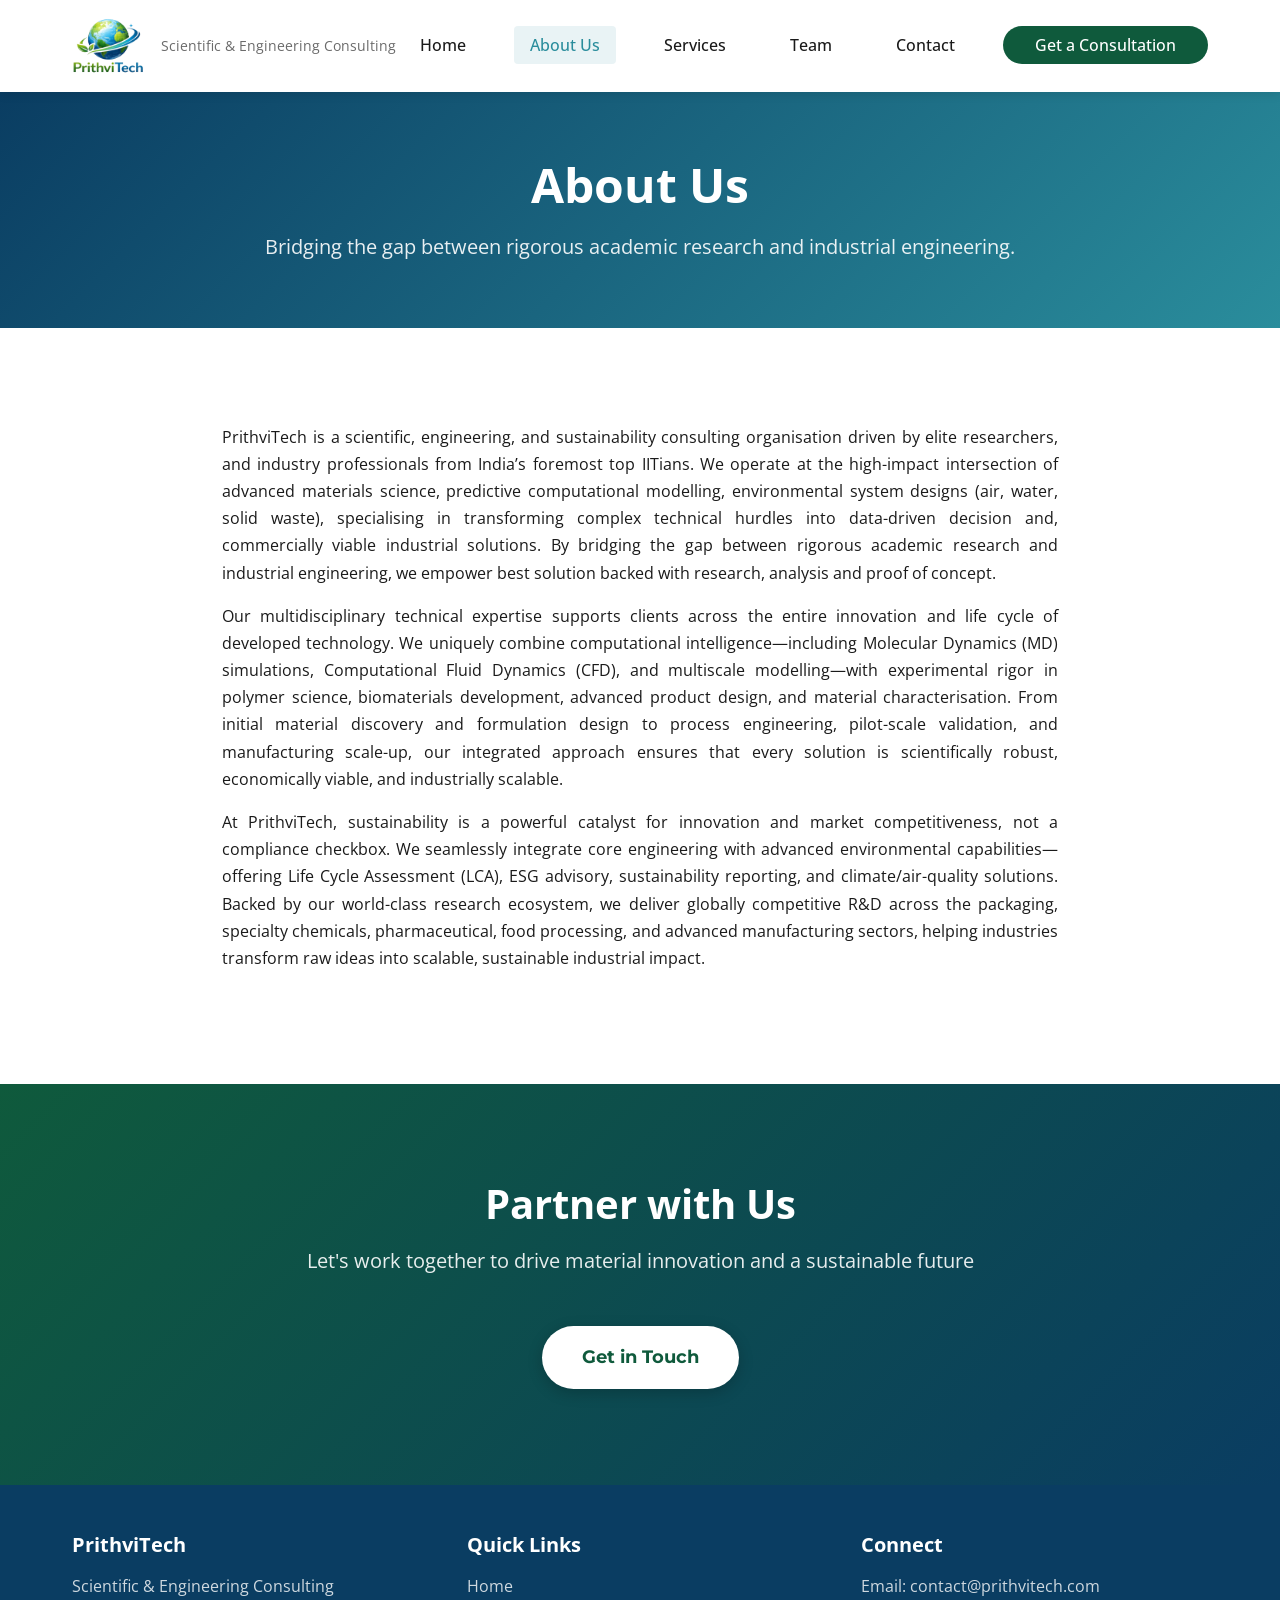
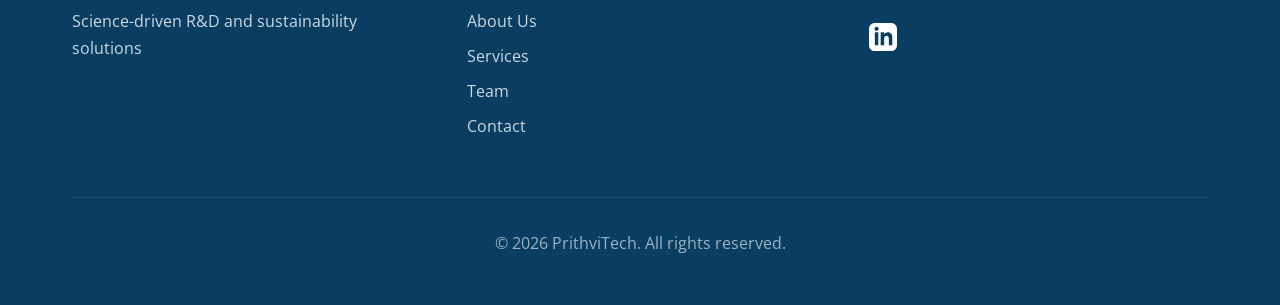
<file: about.html>
<!DOCTYPE html>
<html lang="en">
<head>
    <meta charset="UTF-8">
    <meta name="viewport" content="width=device-width, initial-scale=1.0">
    <meta name="description" content="About PrithviTech - Scientific, engineering, and sustainability consulting organisation driven by elite researchers from top IITs.">
    <meta name="keywords" content="IITians, material innovation, computational intelligence, multiscale modelling, ESG consulting, environmental science, R&D validation">
    <meta name="author" content="PrithviTech">
    
    <!-- Enhanced Favicon for Browser Tab & Taskbar -->
    <link rel="icon" type="image/png" href="logo.png?v=2">
    <link rel="shortcut icon" type="image/png" href="logo.png?v=2">
    <link rel="apple-touch-icon" href="logo.png?v=2">
    
    <title>About Us | PrithviTech</title>
    
    <link rel="preconnect" href="https://fonts.googleapis.com">
    <link rel="preconnect" href="https://fonts.gstatic.com" crossorigin>
    <link href="https://fonts.googleapis.com/css2?family=Montserrat:wght@400;500;600;700&family=Open+Sans:wght@400;600&display=swap" rel="stylesheet">
    
    <link rel="stylesheet" href="styles.css">
</head>
<body>
    <a href="#main-content" class="skip-link">Skip to main content</a>
    
    <header class="header" role="banner">
        <nav class="nav-container" role="navigation" aria-label="Main navigation">
            <div class="nav-brand">
                <a href="index.html" aria-label="PrithviTech home" style="text-decoration: none;">
                    <div class="logo-container">
                        <img src="logo.png" alt="PrithviTech Logo" class="header-logo">
                        <div class="brand-text-wrapper">
                            <h1 class="brand-name sr-only">PrithviTech</h1>
                            <p class="brand-tagline">Scientific & Engineering Consulting</p>
                        </div>
                    </div>
                </a>
            </div>
            <button class="nav-toggle" aria-label="Toggle navigation menu" aria-expanded="false">
                <span class="hamburger"></span>
            </button>
            <ul class="nav-menu" id="nav-menu">
                <li><a href="index.html" class="nav-link">Home</a></li>
                <li><a href="about.html" class="nav-link active">About Us</a></li>
                <li><a href="services.html" class="nav-link">Services</a></li>
                <li><a href="team.html" class="nav-link">Team</a></li>
                <li><a href="contact.html" class="nav-link">Contact</a></li>
                <li><a href="contact.html" class="nav-link cta-nav-button">Get a Consultation</a></li>
            </ul>
        </nav>
    </header>

    <main id="main-content" role="main">
        
        <section class="page-hero" aria-labelledby="page-title">
            <div class="container">
                <h2 id="page-title" class="page-title">About Us</h2>
                <p class="page-subtitle">Bridging the gap between rigorous academic research and industrial engineering.</p>
            </div>
        </section>

        <section class="about-content-section" aria-labelledby="about-heading">
            <div class="container-narrow">
                <div class="about-text-content">
                    <p class="justified-text">
                        PrithviTech is a scientific, engineering, and sustainability consulting organisation driven by elite researchers, and industry professionals from India’s foremost top IITians. We operate at the high-impact intersection of advanced materials science, predictive computational modelling, environmental system designs (air, water, solid waste), specialising in transforming complex technical hurdles into data-driven decision and, commercially viable industrial solutions. By bridging the gap between rigorous academic research and industrial engineering, we empower best solution backed with research, analysis and proof of concept.
                    </p>
                    
                    <p class="justified-text">
                        Our multidisciplinary technical expertise supports clients across the entire innovation and life cycle of developed technology. We uniquely combine computational intelligence—including Molecular Dynamics (MD) simulations, Computational Fluid Dynamics (CFD), and multiscale modelling—with experimental rigor in polymer science, biomaterials development, advanced product design, and material characterisation. From initial material discovery and formulation design to process engineering, pilot-scale validation, and manufacturing scale-up, our integrated approach ensures that every solution is scientifically robust, economically viable, and industrially scalable.
                    </p>

                    <p class="justified-text">
                        At PrithviTech, sustainability is a powerful catalyst for innovation and market competitiveness, not a compliance checkbox. We seamlessly integrate core engineering with advanced environmental capabilities—offering Life Cycle Assessment (LCA), ESG advisory, sustainability reporting, and climate/air-quality solutions. Backed by our world-class research ecosystem, we deliver globally competitive R&D across the packaging, specialty chemicals, pharmaceutical, food processing, and advanced manufacturing sectors, helping industries transform raw ideas into scalable, sustainable industrial impact.
                    </p>
                </div>
            </div>
        </section>

        <section class="cta-section" aria-labelledby="cta-heading">
            <div class="container">
                <h2 id="cta-heading" class="cta-title">Partner with Us</h2>
                <p class="cta-subtitle">Let's work together to drive material innovation and a sustainable future</p>
                <a href="contact.html" class="cta-button-white" aria-label="Get in touch">Get in Touch</a>
            </div>
        </section>
    </main>

    <footer class="footer" role="contentinfo">
        <div class="container">
            <div class="footer-content">
                <div class="footer-section">
                    <h3 class="footer-title">PrithviTech</h3>
                    <p class="footer-text">Scientific & Engineering Consulting</p>
                    <p class="footer-text">Science-driven R&D and sustainability solutions</p>
                </div>
                <div class="footer-section">
                    <h3 class="footer-title">Quick Links</h3>
                    <ul class="footer-links">
                        <li><a href="index.html" class="footer-link">Home</a></li>
                        <li><a href="about.html" class="footer-link">About Us</a></li>
                        <li><a href="services.html" class="footer-link">Services</a></li>
                        <li><a href="team.html" class="footer-link">Team</a></li>
                        <li><a href="contact.html" class="footer-link">Contact</a></li>
                    </ul>
                </div>
                <div class="footer-section">
                    <h3 class="footer-title">Connect</h3>
                    <p class="footer-text">Email: contact@prithvitech.com</p>
                    <!-- LinkedIn Integration -->
                    <div class="social-links" style="margin-top: 15px;">
                        <a href="https://www.linkedin.com/company/prithvitech/" target="_blank" rel="noopener noreferrer" class="social-link" aria-label="Follow us on LinkedIn" style="display: inline-block;">
                            <!-- LinkedIn SVG Icon -->
                            <svg xmlns="http://www.w3.org/2000/svg" width="28" height="28" viewBox="0 0 24 24" fill="#ffffff" style="transition: fill 0.3s ease;">
                                <path d="M19 0h-14c-2.761 0-5 2.239-5 5v14c0 2.761 2.239 5 5 5h14c2.762 0 5-2.239 5-5v-14c0-2.761-2.238-5-5-5zm-11 19h-3v-11h3v11zm-1.5-12.268c-.966 0-1.75-.79-1.75-1.764s.784-1.764 1.75-1.764 1.75.79 1.75 1.764-.783 1.764-1.75 1.764zm13.5 12.268h-3v-5.604c0-3.368-4-3.113-4 0v5.604h-3v-11h3v1.765c1.396-2.586 7-2.777 7 2.476v6.759z"/>
                            </svg>
                        </a>
                    </div>
                </div>
            </div>
            <div class="footer-bottom">
                <p>&copy; <span id="current-year"></span> PrithviTech. All rights reserved.</p>
            </div>
        </div>
    </footer>

    <script src="script.js"></script>
</body>
</html>
</file>
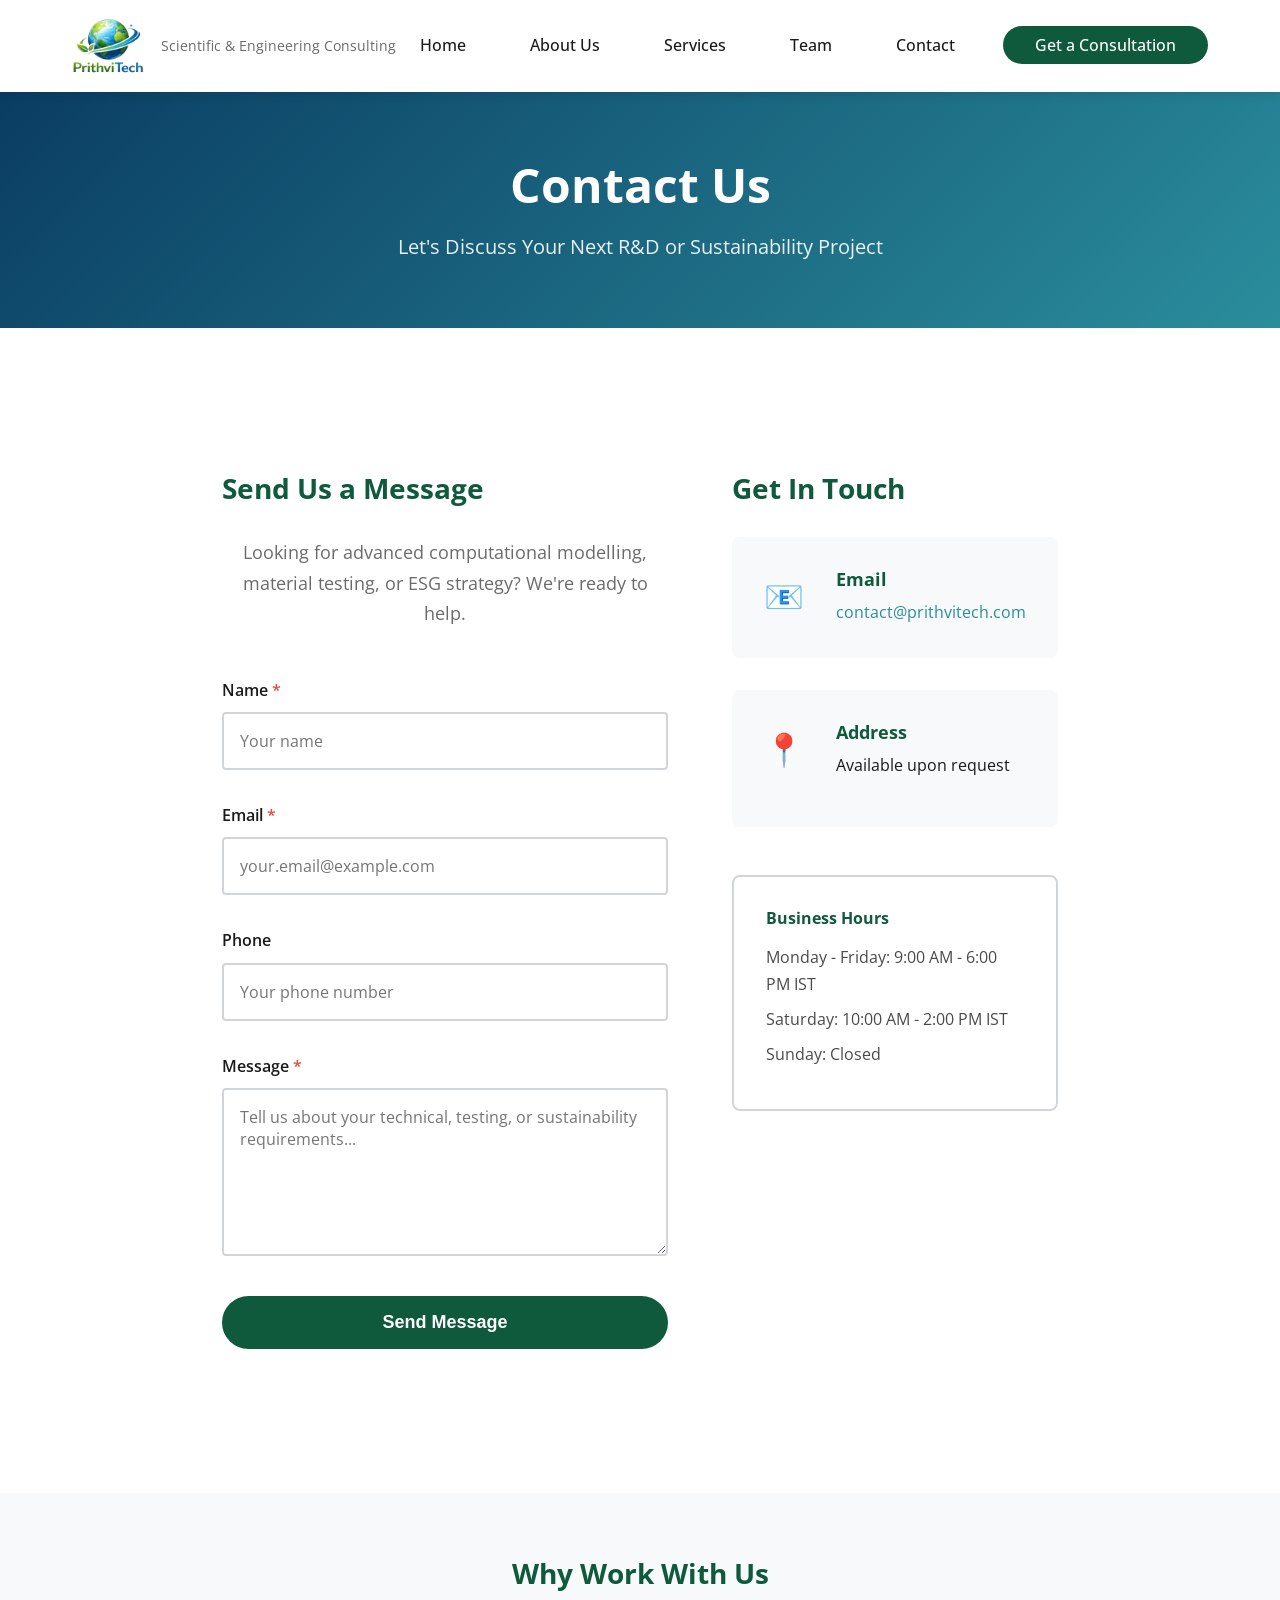
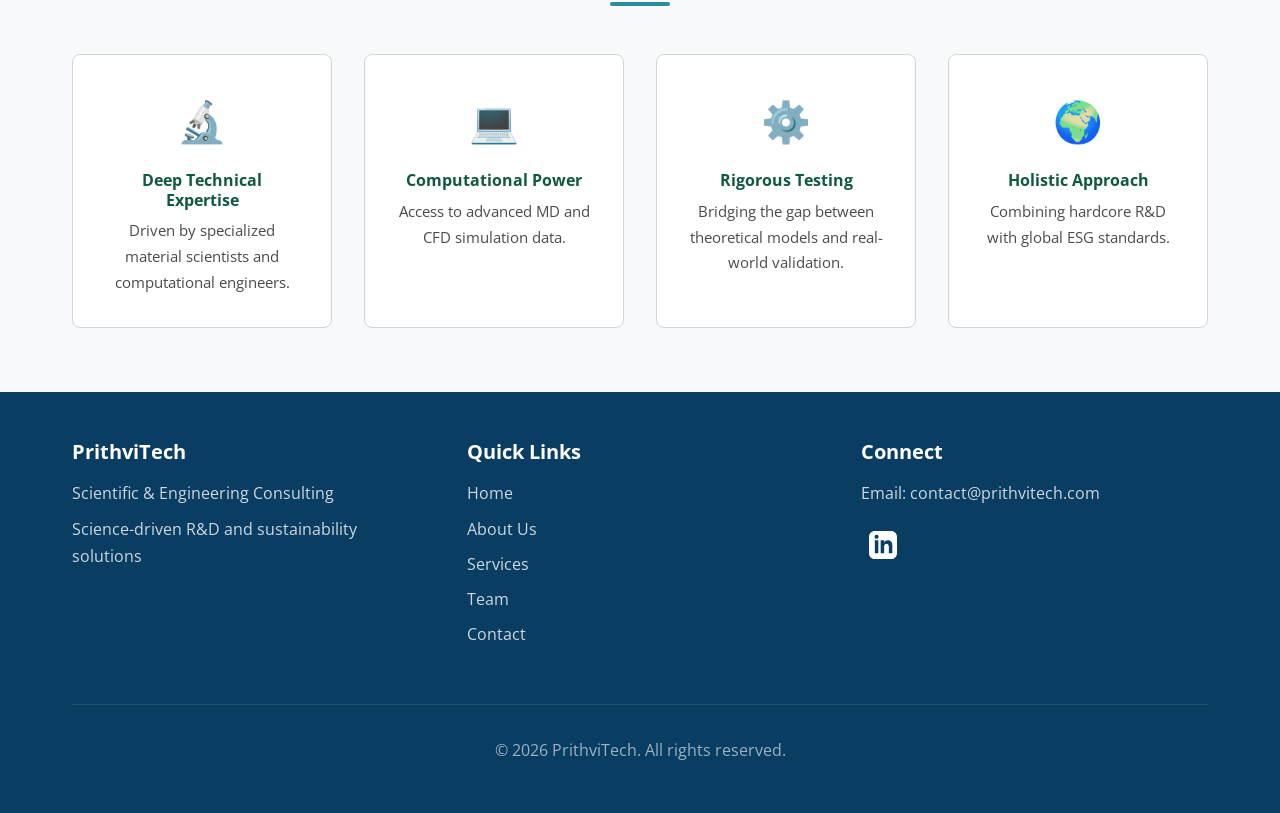
<file: contact.html>
<!DOCTYPE html>
<html lang="en">
<head>
    <meta charset="UTF-8">
    <meta name="viewport" content="width=device-width, initial-scale=1.0">
    <meta name="description" content="PrithviTech - Scientific, Engineering, and Sustainability Consulting.">
    
    <!-- Favicon -->
   <!-- Enhanced Favicon for Browser Tab & Taskbar -->
    <link rel="icon" type="image/png" href="logo.png?v=2">
    <link rel="shortcut icon" type="image/png" href="logo.png?v=2">
    <link rel="apple-touch-icon" href="logo.png?v=2">
    
    <title>PrithviTech | Scientific & Engineering Consulting</title>
    
    <link rel="preconnect" href="https://fonts.googleapis.com">
    <link rel="preconnect" href="https://fonts.gstatic.com" crossorigin>
    <link href="https://fonts.googleapis.com/css2?family=Montserrat:wght@400;500;600;700&family=Open+Sans:wght@400;600&display=swap" rel="stylesheet">
    
    <link rel="stylesheet" href="styles.css">
</head>
<body>
    <a href="#main-content" class="skip-link">Skip to main content</a>
    
    <header class="header" role="banner">
        <nav class="nav-container" role="navigation" aria-label="Main navigation">
            <div class="nav-brand">
                <a href="index.html" aria-label="PrithviTech home" style="text-decoration: none;">
                    <div class="logo-container">
                        <!-- Embedded Logo -->
                        <img src="logo.png" alt="PrithviTech Logo" class="header-logo">
                        <div class="brand-text-wrapper">
                            <h1 class="brand-name sr-only">PrithviTech</h1>
                            <p class="brand-tagline">Scientific & Engineering Consulting</p>
                        </div>
                    </div>
                </a>
            </div>
            <button class="nav-toggle" aria-label="Toggle navigation menu" aria-expanded="false">
                <span class="hamburger"></span>
            </button>
            <ul class="nav-menu" id="nav-menu">
                <li><a href="index.html" class="nav-link">Home</a></li>
                <li><a href="about.html" class="nav-link">About Us</a></li>
                <li><a href="services.html" class="nav-link">Services</a></li>
                <li><a href="team.html" class="nav-link">Team</a></li>
                <li><a href="contact.html" class="nav-link">Contact</a></li>
                <li><a href="contact.html" class="nav-link cta-nav-button">Get a Consultation</a></li>
            </ul>
        </nav>
    </header>
    <main id="main-content" role="main">
        
        <section class="page-hero" aria-labelledby="page-title">
            <div class="container">
                <h2 id="page-title" class="page-title">Contact Us</h2>
                <p class="page-subtitle">Let's Discuss Your Next R&D or Sustainability Project</p>
            </div>
        </section>

        <section class="contact-page-section" aria-labelledby="contact-heading">
            <div class="container-narrow">
                <div class="contact-layout">
                    
                    <div class="contact-form-container">
                        <h3 id="contact-heading" class="section-subtitle">Send Us a Message</h3>
                        <p class="contact-intro">Looking for advanced computational modelling, material testing, or ESG strategy? We're ready to help.</p>
                        
                        <form class="contact-form" action="#" method="post" aria-label="Contact form">
                            <div class="form-group">
                                <label for="name" class="form-label">Name <span class="required" aria-label="required">*</span></label>
                                <input type="text" id="name" name="name" class="form-input" required aria-required="true" placeholder="Your name">
                            </div>
                            
                            <div class="form-group">
                                <label for="email" class="form-label">Email <span class="required" aria-label="required">*</span></label>
                                <input type="email" id="email" name="email" class="form-input" required aria-required="true" placeholder="your.email@example.com">
                            </div>
                            
                            <div class="form-group">
                                <label for="phone" class="form-label">Phone</label>
                                <input type="tel" id="phone" name="phone" class="form-input" placeholder="Your phone number">
                            </div>
                            
                            <div class="form-group">
                                <label for="message" class="form-label">Message <span class="required" aria-label="required">*</span></label>
                                <textarea id="message" name="message" class="form-textarea" rows="6" required aria-required="true" placeholder="Tell us about your technical, testing, or sustainability requirements..."></textarea>
                            </div>
                            
                            <button type="submit" class="submit-button">Send Message</button>
                        </form>
                    </div>
                    
                    <div class="contact-info-container">
                        <h3 class="section-subtitle">Get In Touch</h3>
                        
                        <div class="contact-details">
                            <div class="contact-detail-item">
                                <div class="contact-icon">📧</div>
                                <div class="contact-detail-content">
                                    <h4>Email</h4>
                                    <a href="mailto:contact@prithvitech.com" class="contact-link">contact@prithvitech.com</a>
                                </div>
                            </div>
                            
                            <div class="contact-detail-item">
                                <div class="contact-icon">📍</div>
                                <div class="contact-detail-content">
                                    <h4>Address</h4>
                                    <p>Available upon request</p>
                                </div>
                            </div>
                        </div>
                        
                        <div class="business-hours">
                            <h4>Business Hours</h4>
                            <p>Monday - Friday: 9:00 AM - 6:00 PM IST</p>
                            <p>Saturday: 10:00 AM - 2:00 PM IST</p>
                            <p>Sunday: Closed</p>
                        </div>
                    </div>
                </div>
            </div>
        </section>

        <section class="why-contact" aria-labelledby="why-contact-heading">
            <div class="container">
                <h3 id="why-contact-heading" class="section-title">Why Work With Us</h3>
                <div class="why-contact-grid">
                    <div class="why-contact-item">
                        <div class="why-icon">🔬</div>
                        <h4>Deep Technical Expertise</h4>
                        <p>Driven by specialized material scientists and computational engineers.</p>
                    </div>
                    <div class="why-contact-item">
                        <div class="why-icon">💻</div>
                        <h4>Computational Power</h4>
                        <p>Access to advanced MD and CFD simulation data.</p>
                    </div>
                    <div class="why-contact-item">
                        <div class="why-icon">⚙️</div>
                        <h4>Rigorous Testing</h4>
                        <p>Bridging the gap between theoretical models and real-world validation.</p>
                    </div>
                    <div class="why-contact-item">
                        <div class="why-icon">🌍</div>
                        <h4>Holistic Approach</h4>
                        <p>Combining hardcore R&D with global ESG standards.</p>
                    </div>
                </div>
            </div>
        </section>
    </main>

    <footer class="footer" role="contentinfo">
        <div class="container">
            <div class="footer-content">
                <div class="footer-section">
                    <h3 class="footer-title">PrithviTech</h3>
                    <p class="footer-text">Scientific & Engineering Consulting</p>
                    <p class="footer-text">Science-driven R&D and sustainability solutions</p>
                </div>
                <div class="footer-section">
                    <h3 class="footer-title">Quick Links</h3>
                    <ul class="footer-links">
                        <li><a href="index.html" class="footer-link">Home</a></li>
                        <li><a href="about.html" class="footer-link">About Us</a></li>
                        <li><a href="services.html" class="footer-link">Services</a></li>
                        <li><a href="team.html" class="footer-link">Team</a></li>
                        <li><a href="contact.html" class="footer-link">Contact</a></li>
                    </ul>
                </div>
                <div class="footer-section">
                    <h3 class="footer-title">Connect</h3>
                    <p class="footer-text">Email: contact@prithvitech.com</p>
                    <!-- LinkedIn Integration -->
                    <div class="social-links" style="margin-top: 15px;">
                        <a href="https://www.linkedin.com/company/prithvitech/" target="_blank" rel="noopener noreferrer" class="social-link" aria-label="Follow us on LinkedIn" style="display: inline-block;">
                            <!-- LinkedIn SVG Icon -->
                            <svg xmlns="http://www.w3.org/2000/svg" width="28" height="28" viewBox="0 0 24 24" fill="#ffffff" style="transition: fill 0.3s ease;">
                                <path d="M19 0h-14c-2.761 0-5 2.239-5 5v14c0 2.761 2.239 5 5 5h14c2.762 0 5-2.239 5-5v-14c0-2.761-2.238-5-5-5zm-11 19h-3v-11h3v11zm-1.5-12.268c-.966 0-1.75-.79-1.75-1.764s.784-1.764 1.75-1.764 1.75.79 1.75 1.764-.783 1.764-1.75 1.764zm13.5 12.268h-3v-5.604c0-3.368-4-3.113-4 0v5.604h-3v-11h3v1.765c1.396-2.586 7-2.777 7 2.476v6.759z"/>
                            </svg>
                        </a>
                    </div>
                </div>
            </div>
            <div class="footer-bottom">
                <p>&copy; <span id="current-year"></span> PrithviTech. All rights reserved.</p>
            </div>
        </div>
    </footer>

    <script src="script.js"></script>
</body>
</html>
</file>
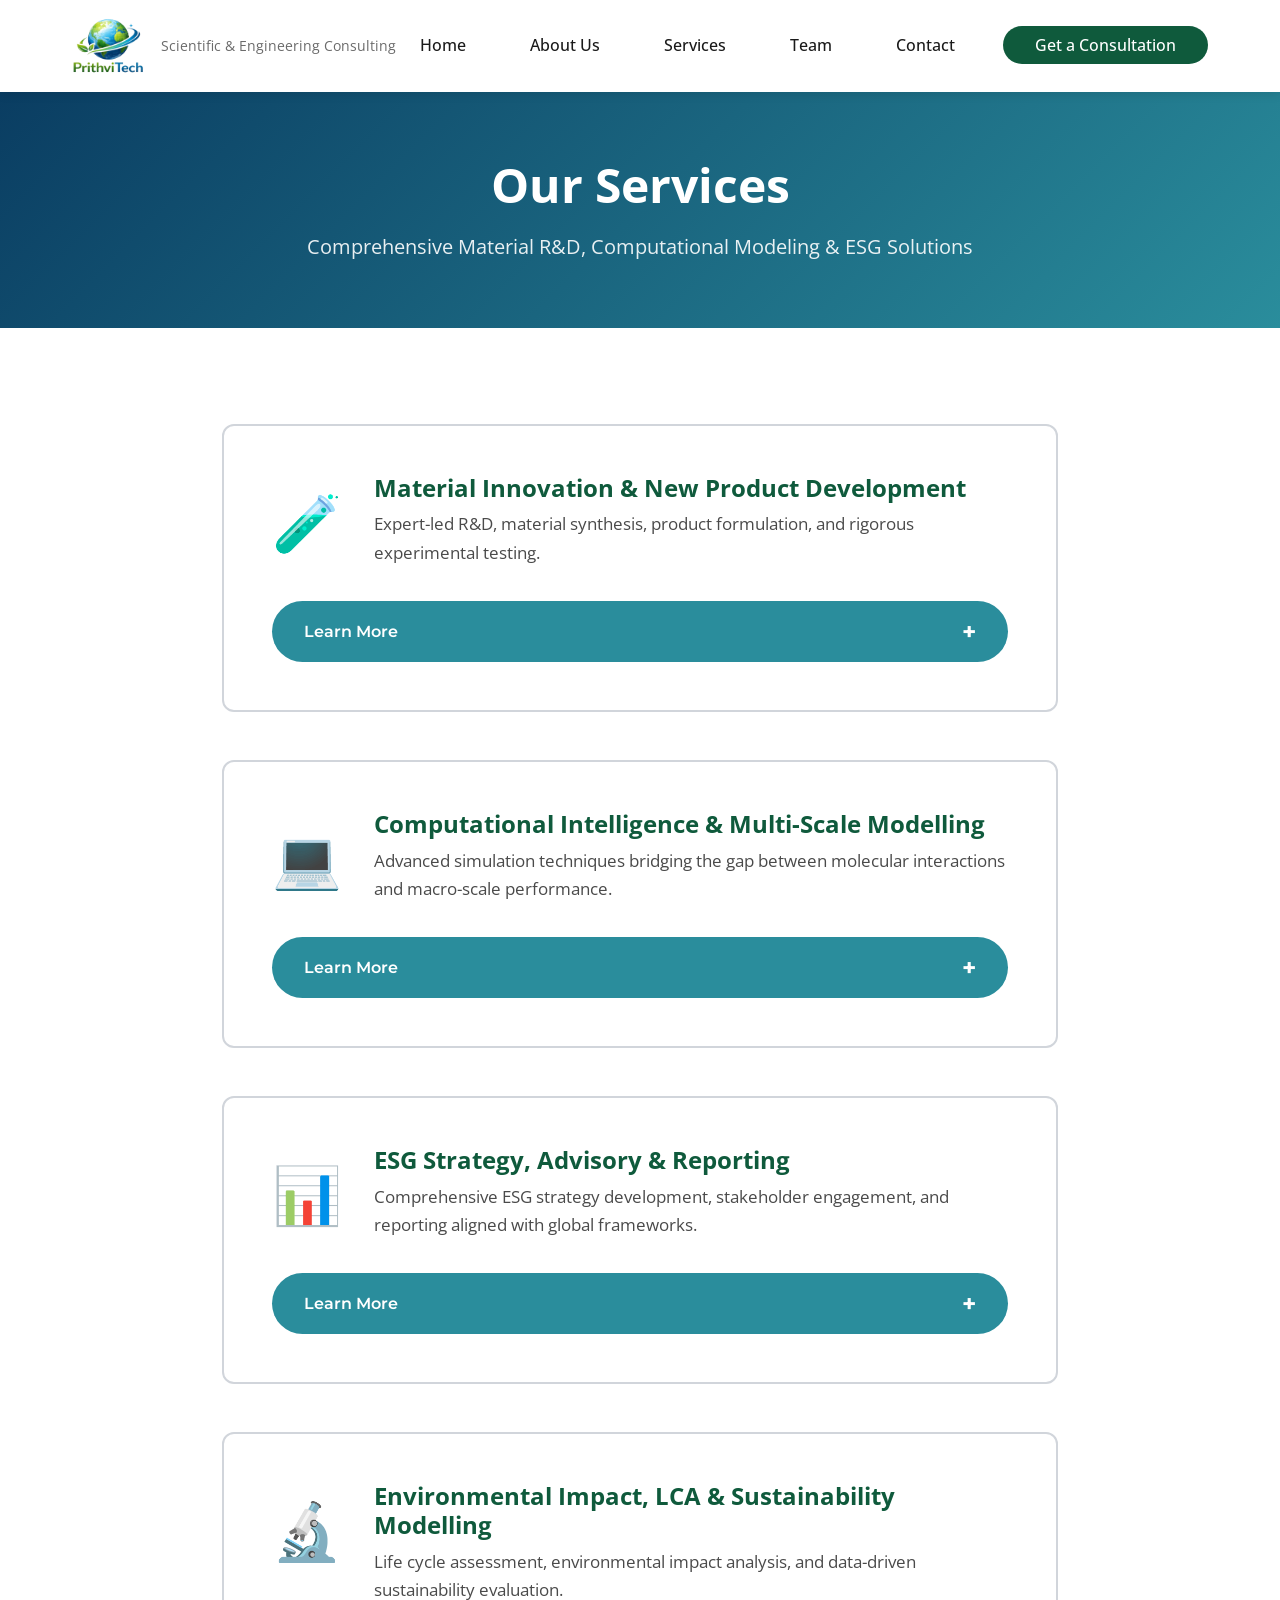
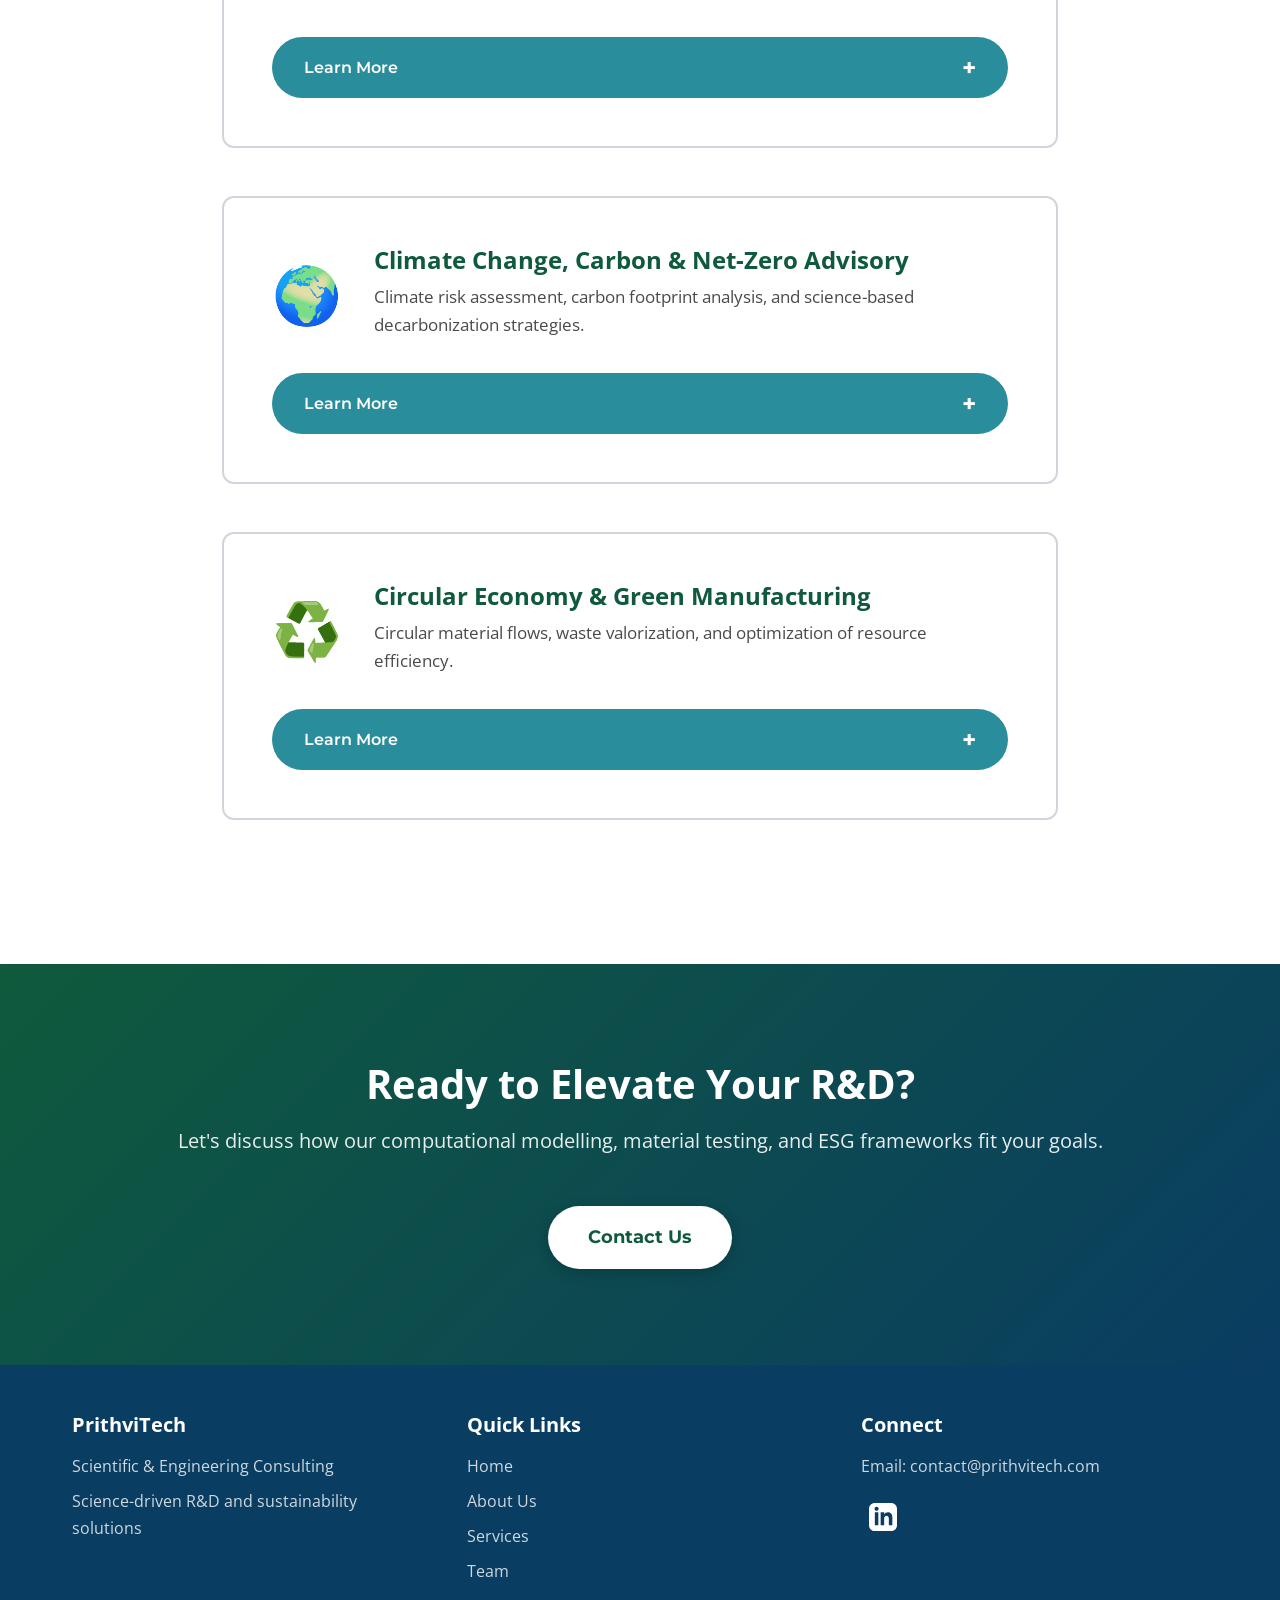
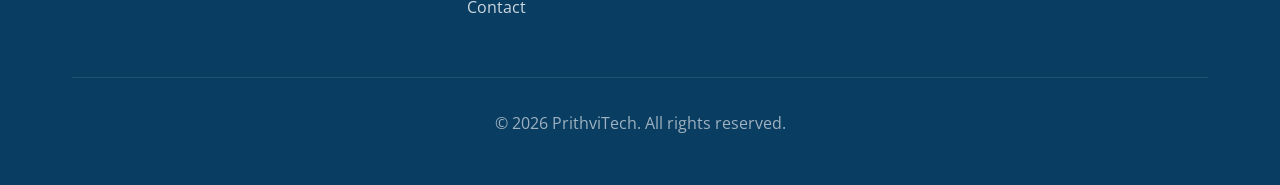
<file: services.html>
<!DOCTYPE html>
<html lang="en">
<head>
    <meta charset="UTF-8">
    <meta name="viewport" content="width=device-width, initial-scale=1.0">
    <meta name="description" content="PrithviTech - Scientific, Engineering, and Sustainability Consulting.">
    
    <!-- Favicon -->
    <!-- Enhanced Favicon for Browser Tab & Taskbar -->
    <link rel="icon" type="image/png" href="logo.png?v=2">
    <link rel="shortcut icon" type="image/png" href="logo.png?v=2">
    <link rel="apple-touch-icon" href="logo.png?v=2">
    
    <title>PrithviTech | Scientific & Engineering Consulting</title>
    
    <link rel="preconnect" href="https://fonts.googleapis.com">
    <link rel="preconnect" href="https://fonts.gstatic.com" crossorigin>
    <link href="https://fonts.googleapis.com/css2?family=Montserrat:wght@400;500;600;700&family=Open+Sans:wght@400;600&display=swap" rel="stylesheet">
    
    <link rel="stylesheet" href="styles.css">
</head>
<body>
    <a href="#main-content" class="skip-link">Skip to main content</a>
    
    <header class="header" role="banner">
        <nav class="nav-container" role="navigation" aria-label="Main navigation">
            <div class="nav-brand">
                <a href="index.html" aria-label="PrithviTech home" style="text-decoration: none;">
                    <div class="logo-container">
                        <!-- Embedded Logo -->
                        <img src="logo.png" alt="PrithviTech Logo" class="header-logo">
                        <div class="brand-text-wrapper">
                            <h1 class="brand-name sr-only">PrithviTech</h1>
                            <p class="brand-tagline">Scientific & Engineering Consulting</p>
                        </div>
                    </div>
                </a>
            </div>
            <button class="nav-toggle" aria-label="Toggle navigation menu" aria-expanded="false">
                <span class="hamburger"></span>
            </button>
            <ul class="nav-menu" id="nav-menu">
                <li><a href="index.html" class="nav-link">Home</a></li>
                <li><a href="about.html" class="nav-link">About Us</a></li>
                <li><a href="services.html" class="nav-link">Services</a></li>
                <li><a href="team.html" class="nav-link">Team</a></li>
                <li><a href="contact.html" class="nav-link">Contact</a></li>
                <li><a href="contact.html" class="nav-link cta-nav-button">Get a Consultation</a></li>
            </ul>
        </nav>
    </header>
    <main id="main-content" role="main">
        
        <section class="page-hero" aria-labelledby="page-title">
            <div class="container">
                <h2 id="page-title" class="page-title">Our Services</h2>
                <p class="page-subtitle">Comprehensive Material R&D, Computational Modeling & ESG Solutions</p>
            </div>
        </section>

        <section class="services-detailed" aria-labelledby="services-heading">
            <div class="container-narrow">
                
                <!-- Service 1: Material Innovation & R&D -->
                <article class="service-item">
                    <div class="service-header">
                        <div class="service-icon-large">🧪</div>
                        <div class="service-header-text">
                            <h3 class="service-title-large">Material Innovation & New Product Development</h3>
                            <p class="service-intro">Expert-led R&D, material synthesis, product formulation, and rigorous experimental testing.</p>
                        </div>
                    </div>
                    <button class="accordion-toggle" aria-expanded="false">
                        <span>Learn More</span>
                        <span class="accordion-icon">+</span>
                    </button>
                    <div class="accordion-content">
                        <ul class="service-details-list">
                            <li><strong>New Product Development (NPD):</strong> End-to-end design and formulation of next-generation, high-performance materials.</li>
                            <li><strong>Experimental Validation:</strong> Rigorous laboratory testing, characterization, and real-world performance evaluation.</li>
                            <li><strong>Material Substitution:</strong> Identifying and validating sustainable, bio-based, or non-hazardous alternatives to legacy materials.</li>
                            <li><strong>R&D Strategy & Prototyping:</strong> Accelerating the journey from conceptual material science to scalable physical prototypes.</li>
                            <li><strong>Quality & Reliability Testing:</strong> Technical expertise in stress testing, durability, and compliance with industrial standards.</li>
                        </ul>
                    </div>
                </article>

                <!-- Service 2: Computational Intelligence -->
                <article class="service-item">
                    <div class="service-header">
                        <div class="service-icon-large">💻</div>
                        <div class="service-header-text">
                            <h3 class="service-title-large">Computational Intelligence & Multi-Scale Modelling</h3>
                            <p class="service-intro">Advanced simulation techniques bridging the gap between molecular interactions and macro-scale performance.</p>
                        </div>
                    </div>
                    <button class="accordion-toggle" aria-expanded="false">
                        <span>Learn More</span>
                        <span class="accordion-icon">+</span>
                    </button>
                    <div class="accordion-content">
                        <ul class="service-details-list">
                            <li><strong>Molecular Dynamic (MD) Simulations:</strong> Understanding material properties, phase behaviors, and interactions at the atomic level.</li>
                            <li><strong>Computational Fluid Dynamics (CFD):</strong> Analyzing fluid flow, heat transfer, and chemical reactions for process optimization.</li>
                            <li><strong>Multi-Scale Modelling:</strong> Integrating atomic, meso, and macro-scale data to predict overall material performance in complex environments.</li>
                            <li><strong>Virtual Prototyping:</strong> Reducing R&D costs and time-to-market by testing material limitations purely in computational space before physical builds.</li>
                        </ul>
                    </div>
                </article>

                <!-- Service 3: ESG Strategy -->
                <article class="service-item">
                    <div class="service-header">
                        <div class="service-icon-large">📊</div>
                        <div class="service-header-text">
                            <h3 class="service-title-large">ESG Strategy, Advisory & Reporting</h3>
                            <p class="service-intro">Comprehensive ESG strategy development, stakeholder engagement, and reporting aligned with global frameworks.</p>
                        </div>
                    </div>
                    <button class="accordion-toggle" aria-expanded="false">
                        <span>Learn More</span>
                        <span class="accordion-icon">+</span>
                    </button>
                    <div class="accordion-content">
                        <ul class="service-details-list">
                            <li><strong>ESG Framework Design:</strong> Implementation of BRSR, GRI, SASB, TCFD, and ISSB frameworks tailored to your organization.</li>
                            <li><strong>Gap Analysis & Policy Development:</strong> Comprehensive assessment of current practices against industry standards and creation of robust governance procedures.</li>
                            <li><strong>ESG Rating Support:</strong> Preparation and support for ESG ratings from agencies like MSCI, Sustainalytics, and CDP.</li>
                            <li><strong>Corporate Sustainability Reporting:</strong> Annual report preparation translating highly technical operational data into transparent stakeholder disclosures.</li>
                        </ul>
                    </div>
                </article>

                <!-- Service 4: Environmental Impact & LCA -->
                <article class="service-item">
                    <div class="service-header">
                        <div class="service-icon-large">🔬</div>
                        <div class="service-header-text">
                            <h3 class="service-title-large">Environmental Impact, LCA & Sustainability Modelling</h3>
                            <p class="service-intro">Life cycle assessment, environmental impact analysis, and data-driven sustainability evaluation.</p>
                        </div>
                    </div>
                    <button class="accordion-toggle" aria-expanded="false">
                        <span>Learn More</span>
                        <span class="accordion-icon">+</span>
                    </button>
                    <div class="accordion-content">
                        <ul class="service-details-list">
                            <li><strong>Product LCA:</strong> Cradle-to-gate and cradle-to-grave life cycle assessment to quantify the true impact of newly developed materials.</li>
                            <li><strong>Process LCA:</strong> Environmental impact assessment of manufacturing and R&D operational processes.</li>
                            <li><strong>Environmental Product Declarations (EPD):</strong> Development and third-party verification support for EPDs.</li>
                            <li><strong>Sustainability Modelling:</strong> Advanced data modeling for predicting and optimizing environmental performance across product lifecycles.</li>
                        </ul>
                    </div>
                </article>

                <!-- Service 5: Climate & Carbon -->
                <article class="service-item">
                    <div class="service-header">
                        <div class="service-icon-large">🌍</div>
                        <div class="service-header-text">
                            <h3 class="service-title-large">Climate Change, Carbon & Net-Zero Advisory</h3>
                            <p class="service-intro">Climate risk assessment, carbon footprint analysis, and science-based decarbonization strategies.</p>
                        </div>
                    </div>
                    <button class="accordion-toggle" aria-expanded="false">
                        <span>Learn More</span>
                        <span class="accordion-icon">+</span>
                    </button>
                    <div class="accordion-content">
                        <ul class="service-details-list">
                            <li><strong>GHG Accounting & Analysis:</strong> Comprehensive greenhouse gas inventory covering Scope 1, 2, and 3 emissions.</li>
                            <li><strong>Net-Zero Roadmaps:</strong> Development of science-based targets and decarbonization pathways mapped against manufacturing upgrades.</li>
                            <li><strong>Climate Risk Assessment:</strong> Physical and transition risk analysis aligned with TCFD recommendations.</li>
                            <li><strong>Carbon Strategy:</strong> Advisory on carbon credits, offsets, nature-based solutions, and low-carbon manufacturing transitions.</li>
                        </ul>
                    </div>
                </article>

                <!-- Service 6: Circular Economy -->
                <article class="service-item">
                    <div class="service-header">
                        <div class="service-icon-large">♻️</div>
                        <div class="service-header-text">
                            <h3 class="service-title-large">Circular Economy & Green Manufacturing</h3>
                            <p class="service-intro">Circular material flows, waste valorization, and optimization of resource efficiency.</p>
                        </div>
                    </div>
                    <button class="accordion-toggle" aria-expanded="false">
                        <span>Learn More</span>
                        <span class="accordion-icon">+</span>
                    </button>
                    <div class="accordion-content">
                        <ul class="service-details-list">
                            <li><strong>Circular R&D Strategy:</strong> Designing products from the molecular level specifically for reuse, recyclability, and longevity.</li>
                            <li><strong>Waste Valorization:</strong> Identification of waste-to-value opportunities, converting industrial by-products into advanced raw materials.</li>
                            <li><strong>Resource Efficiency:</strong> Material flow analysis and process optimizations informed by CFD and physical testing.</li>
                            <li><strong>Extended Producer Responsibility (EPR):</strong> EPR compliance mapping and closed-loop system design.</li>
                        </ul>
                    </div>
                </article>

            </div>
        </section>

        <section class="cta-section" aria-labelledby="cta-heading">
            <div class="container">
                <h2 id="cta-heading" class="cta-title">Ready to Elevate Your R&D?</h2>
                <p class="cta-subtitle">Let's discuss how our computational modelling, material testing, and ESG frameworks fit your goals.</p>
                <a href="contact.html" class="cta-button-white" aria-label="Get in touch">Contact Us</a>
            </div>
        </section>
    </main>

    <footer class="footer" role="contentinfo">
        <div class="container">
            <div class="footer-content">
                <div class="footer-section">
                    <h3 class="footer-title">PrithviTech</h3>
                    <p class="footer-text">Scientific & Engineering Consulting</p>
                    <p class="footer-text">Science-driven R&D and sustainability solutions</p>
                </div>
                <div class="footer-section">
                    <h3 class="footer-title">Quick Links</h3>
                    <ul class="footer-links">
                        <li><a href="index.html" class="footer-link">Home</a></li>
                        <li><a href="about.html" class="footer-link">About Us</a></li>
                        <li><a href="services.html" class="footer-link">Services</a></li>
                        <li><a href="team.html" class="footer-link">Team</a></li>
                        <li><a href="contact.html" class="footer-link">Contact</a></li>
                    </ul>
                </div>
                <div class="footer-section">
                    <h3 class="footer-title">Connect</h3>
                    <p class="footer-text">Email: contact@prithvitech.com</p>
                    <!-- LinkedIn Integration -->
                    <div class="social-links" style="margin-top: 15px;">
                        <a href="https://www.linkedin.com/company/prithvitech/" target="_blank" rel="noopener noreferrer" class="social-link" aria-label="Follow us on LinkedIn" style="display: inline-block;">
                            <!-- LinkedIn SVG Icon -->
                            <svg xmlns="http://www.w3.org/2000/svg" width="28" height="28" viewBox="0 0 24 24" fill="#ffffff" style="transition: fill 0.3s ease;">
                                <path d="M19 0h-14c-2.761 0-5 2.239-5 5v14c0 2.761 2.239 5 5 5h14c2.762 0 5-2.239 5-5v-14c0-2.761-2.238-5-5-5zm-11 19h-3v-11h3v11zm-1.5-12.268c-.966 0-1.75-.79-1.75-1.764s.784-1.764 1.75-1.764 1.75.79 1.75 1.764-.783 1.764-1.75 1.764zm13.5 12.268h-3v-5.604c0-3.368-4-3.113-4 0v5.604h-3v-11h3v1.765c1.396-2.586 7-2.777 7 2.476v6.759z"/>
                            </svg>
                        </a>
                    </div>
                </div>
            </div>
            <div class="footer-bottom">
                <p>&copy; <span id="current-year"></span> PrithviTech. All rights reserved.</p>
            </div>
        </div>
    </footer>

    <script src="script.js"></script>
</body>
</html>
</file>
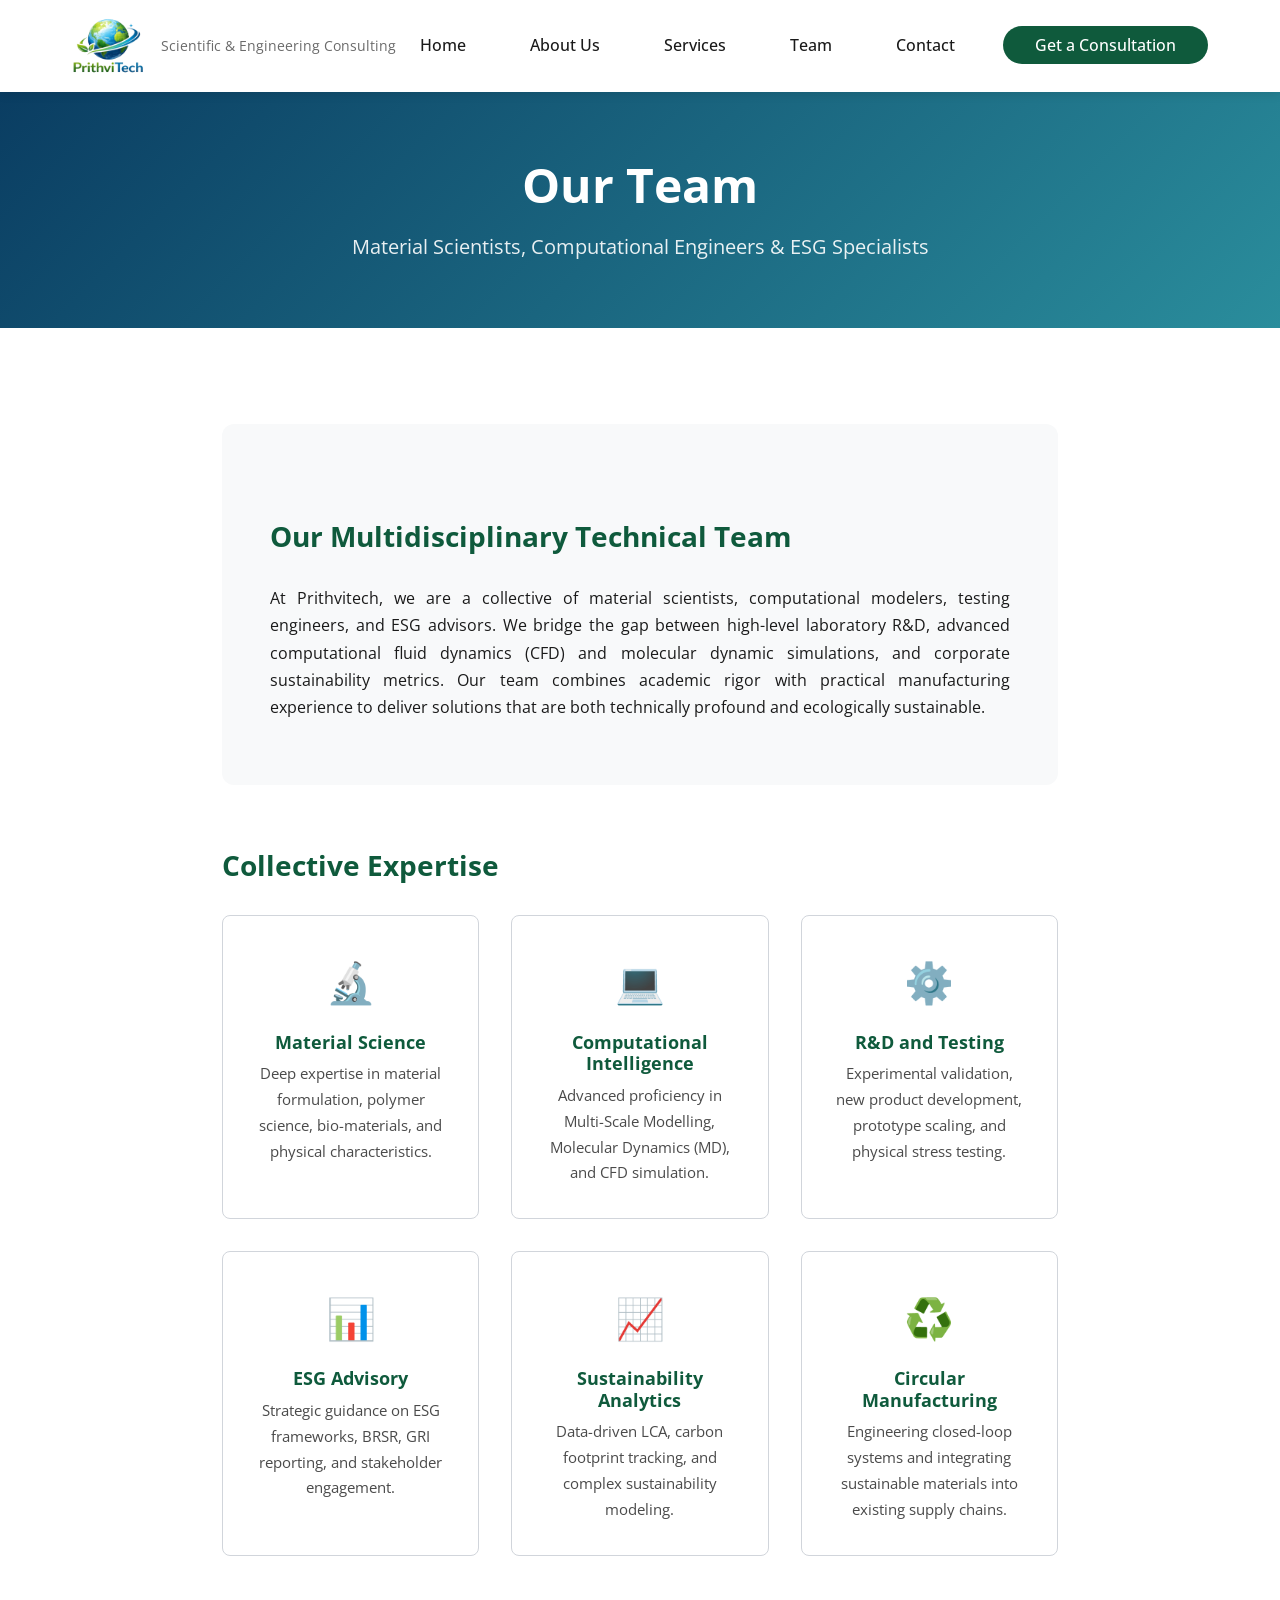
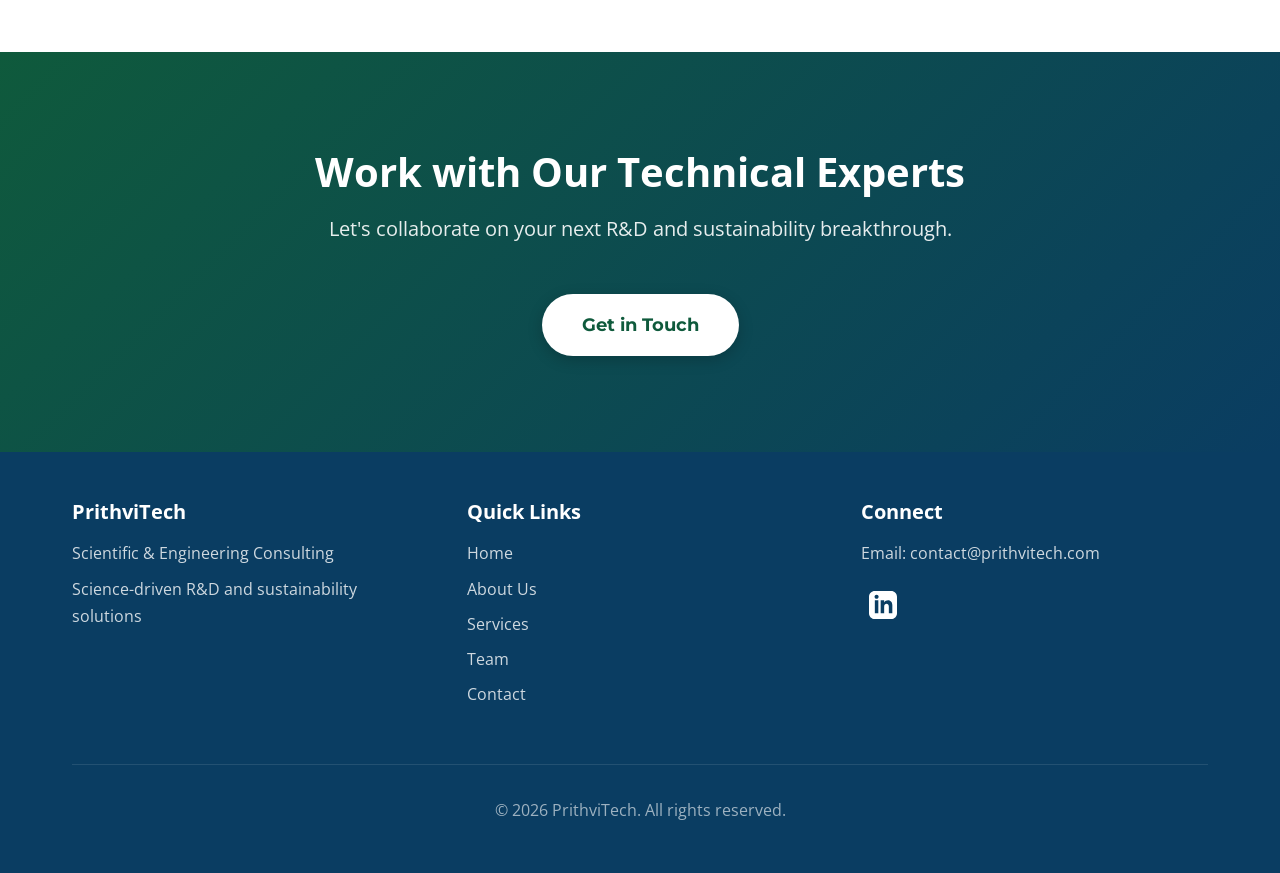
<file: team.html>
<!DOCTYPE html>
<html lang="en">
<head>
    <meta charset="UTF-8">
    <meta name="viewport" content="width=device-width, initial-scale=1.0">
    <meta name="description" content="PrithviTech - Scientific, Engineering, and Sustainability Consulting.">
    
    <!-- Favicon -->
    <!-- Enhanced Favicon for Browser Tab & Taskbar -->
    <link rel="icon" type="image/png" href="logo.png?v=2">
    <link rel="shortcut icon" type="image/png" href="logo.png?v=2">
    <link rel="apple-touch-icon" href="logo.png?v=2">
    
    <title>PrithviTech | Scientific & Engineering Consulting</title>
    
    <link rel="preconnect" href="https://fonts.googleapis.com">
    <link rel="preconnect" href="https://fonts.gstatic.com" crossorigin>
    <link href="https://fonts.googleapis.com/css2?family=Montserrat:wght@400;500;600;700&family=Open+Sans:wght@400;600&display=swap" rel="stylesheet">
    
    <link rel="stylesheet" href="styles.css">
</head>
<body>
    <a href="#main-content" class="skip-link">Skip to main content</a>
    
    <header class="header" role="banner">
        <nav class="nav-container" role="navigation" aria-label="Main navigation">
            <div class="nav-brand">
                <a href="index.html" aria-label="PrithviTech home" style="text-decoration: none;">
                    <div class="logo-container">
                        <!-- Embedded Logo -->
                        <img src="logo.png" alt="PrithviTech Logo" class="header-logo">
                        <div class="brand-text-wrapper">
                            <h1 class="brand-name sr-only">PrithviTech</h1>
                            <p class="brand-tagline">Scientific & Engineering Consulting</p>
                        </div>
                    </div>
                </a>
            </div>
            <button class="nav-toggle" aria-label="Toggle navigation menu" aria-expanded="false">
                <span class="hamburger"></span>
            </button>
            <ul class="nav-menu" id="nav-menu">
                <li><a href="index.html" class="nav-link">Home</a></li>
                <li><a href="about.html" class="nav-link">About Us</a></li>
                <li><a href="services.html" class="nav-link">Services</a></li>
                <li><a href="team.html" class="nav-link">Team</a></li>
                <li><a href="contact.html" class="nav-link">Contact</a></li>
                <li><a href="contact.html" class="nav-link cta-nav-button">Get a Consultation</a></li>
            </ul>
        </nav>
    </header>

    <main id="main-content" role="main">
        
        <section class="page-hero" aria-labelledby="page-title">
            <div class="container">
                <h2 id="page-title" class="page-title">Our Team</h2>
                <p class="page-subtitle">Material Scientists, Computational Engineers & ESG Specialists</p>
            </div>
        </section>

        <section class="team-section" aria-labelledby="team-heading">
            <div class="container-narrow">
                <div class="team-intro">
                    <h3 class="section-subtitle">Our Multidisciplinary Technical Team</h3>
                    <p class="justified-text">
                        At Prithvitech, we are a collective of material scientists, computational modelers, testing engineers, and ESG advisors. We bridge the gap between high-level laboratory R&D, advanced computational fluid dynamics (CFD) and molecular dynamic simulations, and corporate sustainability metrics. Our team combines academic rigor with practical manufacturing experience to deliver solutions that are both technically profound and ecologically sustainable.
                    </p>
                </div>

                <div class="team-capabilities">
                    <h3 class="section-subtitle">Collective Expertise</h3>
                    <div class="capabilities-grid">
                        <div class="capability-item">
                            <div class="capability-icon">🔬</div>
                            <h4>Material Science</h4>
                            <p>Deep expertise in material formulation, polymer science, bio-materials, and physical characteristics.</p>
                        </div>
                        <div class="capability-item">
                            <div class="capability-icon">💻</div>
                            <h4>Computational Intelligence</h4>
                            <p>Advanced proficiency in Multi-Scale Modelling, Molecular Dynamics (MD), and CFD simulation.</p>
                        </div>
                        <div class="capability-item">
                            <div class="capability-icon">⚙️</div>
                            <h4>R&D and Testing</h4>
                            <p>Experimental validation, new product development, prototype scaling, and physical stress testing.</p>
                        </div>
                        <div class="capability-item">
                            <div class="capability-icon">📊</div>
                            <h4>ESG Advisory</h4>
                            <p>Strategic guidance on ESG frameworks, BRSR, GRI reporting, and stakeholder engagement.</p>
                        </div>
                        <div class="capability-item">
                            <div class="capability-icon">📈</div>
                            <h4>Sustainability Analytics</h4>
                            <p>Data-driven LCA, carbon footprint tracking, and complex sustainability modeling.</p>
                        </div>
                        <div class="capability-item">
                            <div class="capability-icon">♻️</div>
                            <h4>Circular Manufacturing</h4>
                            <p>Engineering closed-loop systems and integrating sustainable materials into existing supply chains.</p>
                        </div>
                    </div>
                </div>
            </div>
        </section>

        <section class="cta-section" aria-labelledby="cta-heading">
            <div class="container">
                <h2 id="cta-heading" class="cta-title">Work with Our Technical Experts</h2>
                <p class="cta-subtitle">Let's collaborate on your next R&D and sustainability breakthrough.</p>
                <a href="contact.html" class="cta-button-white" aria-label="Get in touch">Get in Touch</a>
            </div>
        </section>
    </main>

    <footer class="footer" role="contentinfo">
        <div class="container">
            <div class="footer-content">
                <div class="footer-section">
                    <h3 class="footer-title">PrithviTech</h3>
                    <p class="footer-text">Scientific & Engineering Consulting</p>
                    <p class="footer-text">Science-driven R&D and sustainability solutions</p>
                </div>
                <div class="footer-section">
                    <h3 class="footer-title">Quick Links</h3>
                    <ul class="footer-links">
                        <li><a href="index.html" class="footer-link">Home</a></li>
                        <li><a href="about.html" class="footer-link">About Us</a></li>
                        <li><a href="services.html" class="footer-link">Services</a></li>
                        <li><a href="team.html" class="footer-link">Team</a></li>
                        <li><a href="contact.html" class="footer-link">Contact</a></li>
                    </ul>
                </div>
                <div class="footer-section">
                    <h3 class="footer-title">Connect</h3>
                    <p class="footer-text">Email: contact@prithvitech.com</p>
                    <!-- LinkedIn Integration -->
                    <div class="social-links" style="margin-top: 15px;">
                        <a href="https://www.linkedin.com/company/prithvitech/" target="_blank" rel="noopener noreferrer" class="social-link" aria-label="Follow us on LinkedIn" style="display: inline-block;">
                            <!-- LinkedIn SVG Icon -->
                            <svg xmlns="http://www.w3.org/2000/svg" width="28" height="28" viewBox="0 0 24 24" fill="#ffffff" style="transition: fill 0.3s ease;">
                                <path d="M19 0h-14c-2.761 0-5 2.239-5 5v14c0 2.761 2.239 5 5 5h14c2.762 0 5-2.239 5-5v-14c0-2.761-2.238-5-5-5zm-11 19h-3v-11h3v11zm-1.5-12.268c-.966 0-1.75-.79-1.75-1.764s.784-1.764 1.75-1.764 1.75.79 1.75 1.764-.783 1.764-1.75 1.764zm13.5 12.268h-3v-5.604c0-3.368-4-3.113-4 0v5.604h-3v-11h3v1.765c1.396-2.586 7-2.777 7 2.476v6.759z"/>
                            </svg>
                        </a>
                    </div>
                </div>
            </div>
            <div class="footer-bottom">
                <p>&copy; <span id="current-year"></span> PrithviTech. All rights reserved.</p>
            </div>
        </div>
    </footer>
    <script src="script.js"></script>
</body>
</html>
</file>
<file: styles.css>
/* ============================================
   CSS Reset and Base Styles
   ============================================ */

* {
    margin: 0;
    padding: 0;
    box-sizing: border-box;
}

:root {
    /* Brand Colors */
    --primary-green: #0F5A3C;
    --primary-teal: #2A8D9C;
    --primary-blue: #0A3D62;
    --primary-white: #FFFFFF;
    
    /* Semantic Colors */
    --text-dark: #1A1A1A;
    --text-medium: #4A4A4A;
    --text-light: #6B6B6B;
    --bg-light: #FFFFFF;
    --bg-gray-light: #F8F9FA;
    --bg-gray: #E8EAED;
    --border-color: #D1D5DB;
    --accent-color: #E74C3C;
    
    /* Typography */
    --font-heading: 'Montserrat', -apple-system, BlinkMacSystemFont, 'Segoe UI', sans-serif;
    --font-body: 'Open Sans', -apple-system, BlinkMacSystemFont, 'Segoe UI', Roboto, sans-serif;
    --font-size-base: 16px;
    --line-height-base: 1.7;
    
    /* Spacing */
    --spacing-xs: 0.5rem;
    --spacing-sm: 1rem;
    --spacing-md: 2rem;
    --spacing-lg: 3rem;
    --spacing-xl: 4rem;
    --spacing-xxl: 6rem;
    
    /* Transitions */
    --transition-base: all 0.3s ease;
    --transition-fast: all 0.15s ease;
    
    /* Container */
    --container-max-width: 1200px;
    --container-narrow-width: 900px;
}

html {
    font-size: var(--font-size-base);
    scroll-behavior: smooth;
}

body {
    font-family: var(--font-body);
    line-height: var(--line-height-base);
    color: var(--text-dark);
    background-color: var(--bg-light);
    overflow-x: hidden;
}

/* ============================================
   Accessibility
   ============================================ */

.skip-link {
    position: absolute;
    top: -40px;
    left: 0;
    background: var(--primary-color);
    color: white;
    padding: 8px;
    text-decoration: none;
    z-index: 100;
}

.skip-link:focus {
    top: 0;
}

/* Focus styles for keyboard navigation */
a:focus,
button:focus,
input:focus,
textarea:focus {
    outline: 3px solid var(--secondary-color);
    outline-offset: 2px;
}

/* ============================================
   Typography
   ============================================ */

h1, h2, h3, h4, h5, h6 {
    font-weight: 700;
    line-height: 1.2;
    margin-bottom: var(--spacing-sm);
    color: var(--text-dark);
}

h1 {
    font-size: clamp(2rem, 5vw, 3rem);
}

h2 {
    font-size: clamp(1.75rem, 4vw, 2.5rem);
}

h3 {
    font-size: clamp(1.25rem, 3vw, 1.75rem);
}

p {
    margin-bottom: var(--spacing-sm);
}

/* ============================================
   Layout
   ============================================ */

.container {
    max-width: var(--container-max-width);
    margin: 0 auto;
    padding: 0 var(--spacing-md);
}

@media (max-width: 768px) {
    .container {
        padding: 0 var(--spacing-sm);
    }
}

/* ============================================
   Header and Navigation
   ============================================ */

.header {
    background-color: var(--bg-light);
    box-shadow: 0 2px 10px rgba(0, 0, 0, 0.1);
    position: sticky;
    top: 0;
    z-index: 1000;
}

.nav-container {
    max-width: var(--container-max-width);
    margin: 0 auto;
    padding: var(--spacing-sm) var(--spacing-md);
    display: flex;
    justify-content: space-between;
    align-items: center;
}

.nav-brand a {
    text-decoration: none;
    color: var(--text-dark);
}

.brand-name {
    font-size: 1.5rem;
    margin-bottom: 0;
    color: var(--primary-color);
}

.brand-tagline {
    font-size: 0.875rem;
    color: var(--text-light);
    margin: 0;
}

.nav-menu {
    display: flex;
    list-style: none;
    gap: var(--spacing-md);
    align-items: center;
}

.nav-link {
    text-decoration: none;
    color: var(--text-dark);
    font-weight: 500;
    padding: var(--spacing-xs) var(--spacing-sm);
    transition: var(--transition-base);
    border-radius: 4px;
    white-space: nowrap;
}

.nav-link:hover,
.nav-link:focus {
    color: var(--secondary-color);
    background-color: rgba(52, 152, 219, 0.1);
}

/* Mobile Navigation Toggle */
.nav-toggle {
    display: none;
    background: none;
    border: none;
    cursor: pointer;
    padding: var(--spacing-xs);
}

.hamburger {
    display: block;
    width: 25px;
    height: 3px;
    background-color: var(--text-dark);
    position: relative;
    transition: var(--transition-base);
}

.hamburger::before,
.hamburger::after {
    content: '';
    position: absolute;
    width: 25px;
    height: 3px;
    background-color: var(--text-dark);
    transition: var(--transition-base);
}

.hamburger::before {
    top: -8px;
}

.hamburger::after {
    top: 8px;
}

/* Mobile Navigation Styles */
@media (max-width: 768px) {
    .nav-toggle {
        display: block;
    }
    
    .nav-menu {
        position: fixed;
        left: -100%;
        top: 70px;
        flex-direction: column;
        background-color: var(--bg-light);
        width: 100%;
        text-align: center;
        transition: var(--transition-base);
        box-shadow: 0 10px 27px rgba(0, 0, 0, 0.05);
        padding: var(--spacing-md) 0;
    }
    
    .nav-menu.active {
        left: 0;
    }
    
    .nav-link {
        display: block;
        padding: var(--spacing-sm);
    }
}

/* ============================================
   Hero Section
   ============================================ */

.hero {
    background: linear-gradient(135deg, var(--primary-color) 0%, var(--secondary-color) 100%);
    color: white;
    padding: var(--spacing-xl) 0;
    text-align: center;
    min-height: 500px;
    display: flex;
    align-items: center;
    justify-content: center;
}

.hero-title {
    color: white;
    margin-bottom: var(--spacing-md);
    font-size: clamp(2rem, 6vw, 3.5rem);
}

.hero-subtitle {
    font-size: clamp(1rem, 3vw, 1.5rem);
    margin-bottom: var(--spacing-lg);
    color: rgba(255, 255, 255, 0.9);
    max-width: 700px;
    margin-left: auto;
    margin-right: auto;
}

.cta-button {
    display: inline-block;
    padding: var(--spacing-sm) var(--spacing-lg);
    background-color: var(--accent-color);
    color: white;
    text-decoration: none;
    border-radius: 50px;
    font-weight: 600;
    font-size: 1.125rem;
    transition: var(--transition-base);
    box-shadow: 0 4px 15px rgba(0, 0, 0, 0.2);
}

.cta-button:hover,
.cta-button:focus {
    background-color: #C0392B;
    transform: translateY(-2px);
    box-shadow: 0 6px 20px rgba(0, 0, 0, 0.3);
}

@media (max-width: 768px) {
    .hero {
        padding: var(--spacing-lg) 0;
        min-height: 400px;
    }
}

/* ============================================
   About Section
   ============================================ */

.about {
    padding: var(--spacing-xl) 0;
    background-color: var(--bg-light);
}

.section-title {
    text-align: center;
    margin-bottom: var(--spacing-lg);
    color: var(--primary-color);
    position: relative;
    padding-bottom: var(--spacing-sm);
}

.section-title::after {
    content: '';
    position: absolute;
    bottom: 0;
    left: 50%;
    transform: translateX(-50%);
    width: 60px;
    height: 4px;
    background-color: var(--secondary-color);
    border-radius: 2px;
}

.about-content {
    max-width: 800px;
    margin: 0 auto var(--spacing-lg);
    text-align: center;
}

.about-text {
    font-size: 1.125rem;
    color: var(--text-light);
    line-height: 1.8;
}

.values-grid {
    display: grid;
    grid-template-columns: repeat(auto-fit, minmax(250px, 1fr));
    gap: var(--spacing-md);
    margin-top: var(--spacing-lg);
}

.value-card {
    background-color: var(--bg-gray);
    padding: var(--spacing-md);
    border-radius: 8px;
    text-align: center;
    transition: var(--transition-base);
    border: 1px solid var(--border-color);
}

.value-card:hover {
    transform: translateY(-5px);
    box-shadow: 0 10px 25px rgba(0, 0, 0, 0.1);
}

.value-title {
    color: var(--primary-color);
    margin-bottom: var(--spacing-sm);
}

.value-description {
    color: var(--text-light);
}

/* ============================================
   Services Section
   ============================================ */

.services {
    padding: var(--spacing-xl) 0;
    background-color: var(--bg-gray);
}

.services-grid {
    display: grid;
    grid-template-columns: repeat(auto-fit, minmax(300px, 1fr));
    gap: var(--spacing-md);
    margin-top: var(--spacing-lg);
}

.service-card {
    background-color: var(--bg-light);
    padding: var(--spacing-lg);
    border-radius: 8px;
    text-align: center;
    transition: var(--transition-base);
    box-shadow: 0 2px 10px rgba(0, 0, 0, 0.05);
    border: 1px solid var(--border-color);
}

.service-card:hover {
    transform: translateY(-5px);
    box-shadow: 0 10px 30px rgba(0, 0, 0, 0.15);
}

.service-icon {
    font-size: 3rem;
    margin-bottom: var(--spacing-sm);
}

.service-title {
    color: var(--primary-color);
    margin-bottom: var(--spacing-sm);
}

.service-description {
    color: var(--text-light);
    line-height: 1.6;
}

@media (max-width: 768px) {
    .services-grid {
        grid-template-columns: 1fr;
    }
}

/* ============================================
   Contact Section
   ============================================ */

.contact {
    padding: var(--spacing-xl) 0;
    background-color: var(--bg-light);
}

.contact-intro {
    text-align: center;
    font-size: 1.125rem;
    color: var(--text-light);
    margin-bottom: var(--spacing-lg);
}

.contact-form {
    max-width: 600px;
    margin: 0 auto var(--spacing-lg);
}

.form-group {
    margin-bottom: var(--spacing-md);
}

.form-label {
    display: block;
    margin-bottom: var(--spacing-xs);
    font-weight: 600;
    color: var(--text-dark);
}

.form-input,
.form-textarea {
    width: 100%;
    padding: var(--spacing-sm);
    border: 2px solid var(--border-color);
    border-radius: 4px;
    font-family: var(--font-primary);
    font-size: 1rem;
    transition: var(--transition-base);
}

.form-input:focus,
.form-textarea:focus {
    border-color: var(--secondary-color);
}

.form-textarea {
    resize: vertical;
    min-height: 120px;
}

.submit-button {
    width: 100%;
    padding: var(--spacing-sm) var(--spacing-lg);
    background-color: var(--secondary-color);
    color: white;
    border: none;
    border-radius: 50px;
    font-size: 1.125rem;
    font-weight: 600;
    cursor: pointer;
    transition: var(--transition-base);
}

.submit-button:hover,
.submit-button:focus {
    background-color: #2980B9;
    transform: translateY(-2px);
    box-shadow: 0 4px 15px rgba(52, 152, 219, 0.3);
}

.contact-info {
    display: grid;
    grid-template-columns: repeat(auto-fit, minmax(250px, 1fr));
    gap: var(--spacing-md);
    margin-top: var(--spacing-xl);
}

.contact-item {
    text-align: center;
    padding: var(--spacing-md);
    background-color: var(--bg-gray);
    border-radius: 8px;
}

.contact-item-title {
    color: var(--primary-color);
    margin-bottom: var(--spacing-sm);
    font-size: 1.25rem;
}

.contact-link {
    color: var(--secondary-color);
    text-decoration: none;
    transition: var(--transition-base);
}

.contact-link:hover,
.contact-link:focus {
    color: var(--primary-color);
    text-decoration: underline;
}

/* ============================================
   Footer
   ============================================ */

.footer {
    background-color: var(--bg-dark);
    color: white;
    padding: var(--spacing-lg) 0 var(--spacing-md);
}

.footer-content {
    display: grid;
    grid-template-columns: repeat(auto-fit, minmax(250px, 1fr));
    gap: var(--spacing-lg);
    margin-bottom: var(--spacing-lg);
}

.footer-title {
    color: white;
    margin-bottom: var(--spacing-sm);
    font-size: 1.25rem;
}

.footer-text {
    color: rgba(255, 255, 255, 0.8);
    margin-bottom: var(--spacing-xs);
}

.footer-links {
    list-style: none;
}

.footer-links li {
    margin-bottom: var(--spacing-xs);
}

.footer-link {
    color: rgba(255, 255, 255, 0.8);
    text-decoration: none;
    transition: var(--transition-base);
}

.footer-link:hover,
.footer-link:focus {
    color: white;
    padding-left: 5px;
}

.footer-bottom {
    text-align: center;
    padding-top: var(--spacing-md);
    border-top: 1px solid rgba(255, 255, 255, 0.1);
    color: rgba(255, 255, 255, 0.6);
}

/* ============================================
   Responsive Design
   ============================================ */

@media (max-width: 1024px) {
    :root {
        --spacing-xl: 3rem;
    }
}

@media (max-width: 768px) {
    :root {
        --spacing-lg: 2rem;
        --spacing-xl: 2.5rem;
    }
    
    .values-grid,
    .contact-info {
        grid-template-columns: 1fr;
    }
}

@media (max-width: 480px) {
    :root {
        --spacing-md: 1.5rem;
        --spacing-lg: 2rem;
    }
}

/* ============================================
   Print Styles
   ============================================ */

@media print {
    .header,
    .nav-toggle,
    .cta-button,
    .contact-form {
        display: none;
    }
    
    body {
        font-size: 12pt;
    }
    
    .hero {
        background: none;
        color: black;
        padding: var(--spacing-md) 0;
    }
    
    .hero-title {
        color: black;
    }
}

/* ============================================
   High Contrast Mode Support
   ============================================ */

@media (prefers-contrast: high) {
    :root {
        --primary-color: #000000;
        --secondary-color: #0000EE;
        --text-dark: #000000;
        --text-light: #000000;
        --bg-light: #FFFFFF;
        --bg-gray: #FFFFFF;
        --border-color: #000000;
    }
    
    .hero {
        background: #000000;
        color: #FFFFFF;
    }
    
    .hero-title,
    .hero-subtitle {
        color: #FFFFFF;
    }
    
    .nav-link:hover,
    .nav-link:focus {
        background-color: #000000;
        color: #FFFFFF;
    }
    
    .footer {
        background-color: #000000;
    }
    
    .service-card,
    .value-card,
    .contact-item {
        border: 2px solid #000000;
    }
}

/* ============================================
   Reduced Motion Support
   ============================================ */

@media (prefers-reduced-motion: reduce) {
    * {
        animation-duration: 0.01ms !important;
        animation-iteration-count: 1 !important;
        transition-duration: 0.01ms !important;
        scroll-behavior: auto !important;
    }
}

/* ============================================
   Additional Styles for Multi-Page Site
   ============================================ */

/* Justified Text */
.justified-text {
    text-align: justify;
}

/* Container Narrow */
.container-narrow {
    max-width: var(--container-narrow-width);
    margin: 0 auto;
    padding: 0 var(--spacing-md);
}

/* Mission Statement */
.mission {
    padding: var(--spacing-lg) 0;
    background-color: var(--bg-gray-light);
}

.mission-text {
    text-align: center;
    font-size: 1.25rem;
    color: var(--text-medium);
    max-width: 900px;
    margin: 0 auto;
}

/* CTA Center Alignment */
.cta-center {
    text-align: center;
    margin-top: var(--spacing-lg);
}

.btn-secondary {
    display: inline-block;
    padding: 0.875rem 2rem;
    background-color: var(--primary-teal);
    color: white;
    text-decoration: none;
    border-radius: 50px;
    font-weight: 600;
    font-family: var(--font-heading);
    transition: var(--transition-base);
}

.btn-secondary:hover,
.btn-secondary:focus {
    background-color: var(--primary-blue);
    transform: translateY(-2px);
}

/* CTA Navigation Button */
.cta-nav-button {
    background-color: var(--primary-green) !important;
    color: white !important;
    padding: var(--spacing-xs) var(--spacing-md) !important;
    border-radius: 50px !important;
}

.cta-nav-button:hover,
.cta-nav-button:focus {
    background-color: var(--primary-blue) !important;
    color: white !important;
}

/* Social Links */
.social-links {
    margin-top: var(--spacing-sm);
}

.social-link {
    display: inline-block;
    padding: var(--spacing-xs);
    color: white;
    transition: var(--transition-base);
}

.social-link:hover,
.social-link:focus {
    color: var(--primary-teal);
    transform: scale(1.1);
}

.linkedin-icon {
    display: block;
}

/* Page Hero (for internal pages) */
.page-hero {
    background: linear-gradient(135deg, var(--primary-blue) 0%, var(--primary-teal) 100%);
    color: white;
    padding: var(--spacing-xl) 0;
    text-align: center;
}

.page-title {
    color: white;
    margin-bottom: var(--spacing-sm);
    font-size: clamp(2rem, 5vw, 3rem);
}

.page-subtitle {
    font-size: clamp(1rem, 2.5vw, 1.25rem);
    color: rgba(255, 255, 255, 0.9);
    margin: 0;
}

/* Section Subtitle */
.section-subtitle {
    font-size: 1.75rem;
    color: var(--primary-green);
    margin-bottom: var(--spacing-md);
    margin-top: var(--spacing-lg);
}

/* About Page Specific Styles */
.about-content-section {
    padding: var(--spacing-xxl) 0;
}

.founder-section {
    background-color: var(--bg-gray-light);
    padding: var(--spacing-lg);
    border-radius: 12px;
    margin: var(--spacing-lg) 0;
}

.founder-links {
    display: flex;
    gap: var(--spacing-md);
    align-items: center;
    margin-top: var(--spacing-md);
    flex-wrap: wrap;
}

.linkedin-button {
    display: inline-flex;
    align-items: center;
    gap: var(--spacing-xs);
    padding: var(--spacing-sm) var(--spacing-md);
    background-color: #0077B5;
    color: white;
    text-decoration: none;
    border-radius: 50px;
    font-weight: 600;
    transition: var(--transition-base);
}

.linkedin-button:hover,
.linkedin-button:focus {
    background-color: #006399;
    transform: translateY(-2px);
}

.linkedin-icon-inline {
    flex-shrink: 0;
}

.contact-number {
    color: var(--text-medium);
    font-size: 1rem;
}

/* Values Grid for About Page */
.values-grid-about {
    display: grid;
    grid-template-columns: repeat(auto-fit, minmax(250px, 1fr));
    gap: var(--spacing-md);
    margin-top: var(--spacing-md);
}

.value-card-about {
    background-color: var(--bg-gray-light);
    padding: var(--spacing-md);
    border-radius: 8px;
    border: 1px solid var(--border-color);
}

.value-icon {
    font-size: 2.5rem;
    margin-bottom: var(--spacing-sm);
}

/* Approach Section */
.approach-section {
    margin-top: var(--spacing-xl);
}

.approach-grid {
    display: grid;
    grid-template-columns: repeat(auto-fit, minmax(220px, 1fr));
    gap: var(--spacing-md);
    margin-top: var(--spacing-md);
}

.approach-item {
    padding: var(--spacing-md);
    background-color: var(--bg-light);
    border-left: 4px solid var(--primary-teal);
    border-radius: 4px;
    box-shadow: 0 2px 8px rgba(0, 0, 0, 0.05);
}

.approach-number {
    font-size: 2rem;
    font-weight: 700;
    color: var(--primary-teal);
    margin-bottom: var(--spacing-xs);
}

.approach-item h4 {
    color: var(--primary-green);
    margin-bottom: var(--spacing-xs);
    font-size: 1.1rem;
}

/* Services Page - Accordion Styles */
.services-detailed {
    padding: var(--spacing-xxl) 0;
}

.service-item {
    background-color: var(--bg-light);
    border: 2px solid var(--border-color);
    border-radius: 12px;
    margin-bottom: var(--spacing-lg);
    padding: var(--spacing-lg);
    transition: var(--transition-base);
}

.service-item:hover {
    border-color: var(--primary-teal);
    box-shadow: 0 8px 20px rgba(0, 0, 0, 0.08);
}

.service-header {
    display: flex;
    gap: var(--spacing-md);
    align-items: flex-start;
    margin-bottom: var(--spacing-md);
}

.service-icon-large {
    font-size: 3.5rem;
    flex-shrink: 0;
}

.service-header-text {
    flex: 1;
}

.service-title-large {
    color: var(--primary-green);
    margin-bottom: var(--spacing-xs);
    font-size: 1.5rem;
}

.service-intro {
    color: var(--text-medium);
    font-size: 1.05rem;
    margin: 0;
}

.accordion-toggle {
    width: 100%;
    padding: var(--spacing-sm) var(--spacing-md);
    background-color: var(--primary-teal);
    color: white;
    border: none;
    border-radius: 50px;
    font-size: 1rem;
    font-weight: 600;
    font-family: var(--font-heading);
    cursor: pointer;
    display: flex;
    justify-content: space-between;
    align-items: center;
    transition: var(--transition-base);
}

.accordion-toggle:hover,
.accordion-toggle:focus {
    background-color: var(--primary-blue);
}

.accordion-icon {
    font-size: 1.5rem;
    font-weight: 700;
    transition: var(--transition-fast);
}

.accordion-toggle[aria-expanded="true"] .accordion-icon {
    transform: rotate(45deg);
}

.accordion-content {
    max-height: 0;
    overflow: hidden;
    transition: max-height 0.3s ease;
}

.accordion-content.active {
    max-height: 1000px;
    padding-top: var(--spacing-md);
}

.service-details-list {
    list-style: none;
    padding-left: 0;
}

.service-details-list li {
    padding: var(--spacing-sm) 0;
    border-bottom: 1px solid var(--bg-gray);
    color: var(--text-dark);
    line-height: 1.6;
}

.service-details-list li:last-child {
    border-bottom: none;
}

.service-details-list strong {
    color: var(--primary-green);
}

/* Team Page Styles */
.team-section {
    padding: var(--spacing-xxl) 0;
}

.team-card {
    background-color: var(--bg-light);
    border: 2px solid var(--border-color);
    border-radius: 12px;
    padding: var(--spacing-lg);
    margin-bottom: var(--spacing-xl);
}

.founder-card {
    border-color: var(--primary-teal);
    box-shadow: 0 8px 25px rgba(0, 0, 0, 0.08);
}

.team-card-content {
    display: grid;
    grid-template-columns: 200px 1fr;
    gap: var(--spacing-lg);
}

@media (max-width: 768px) {
    .team-card-content {
        grid-template-columns: 1fr;
        text-align: center;
    }
}

.team-photo-placeholder {
    width: 200px;
    height: 200px;
    border-radius: 50%;
    overflow: hidden;
    margin: 0 auto;
}

.avatar-placeholder {
    width: 100%;
    height: 100%;
}

.team-name {
    color: var(--primary-green);
    font-size: 1.75rem;
    margin-bottom: var(--spacing-xs);
}

.team-title {
    color: var(--primary-teal);
    font-size: 1.125rem;
    font-weight: 600;
    margin-bottom: var(--spacing-xs);
}

.team-credentials {
    color: var(--text-medium);
    font-style: italic;
    margin-bottom: var(--spacing-md);
}

.team-bio {
    margin: var(--spacing-md) 0;
}

.team-expertise h5 {
    color: var(--primary-green);
    margin-bottom: var(--spacing-sm);
    font-size: 1.125rem;
}

.team-expertise ul {
    list-style: none;
    padding-left: 0;
    display: grid;
    grid-template-columns: repeat(auto-fit, minmax(200px, 1fr));
    gap: var(--spacing-xs);
}

.team-expertise li {
    padding: var(--spacing-xs);
    background-color: var(--bg-gray-light);
    border-radius: 4px;
    font-size: 0.95rem;
}

.team-contact {
    margin-top: var(--spacing-md);
}

.linkedin-button-small {
    display: inline-flex;
    align-items: center;
    gap: var(--spacing-xs);
    padding: var(--spacing-xs) var(--spacing-md);
    background-color: #0077B5;
    color: white;
    text-decoration: none;
    border-radius: 50px;
    font-weight: 600;
    font-size: 0.95rem;
    transition: var(--transition-base);
}

.linkedin-button-small:hover {
    background-color: #006399;
}

.team-intro {
    background-color: var(--bg-gray-light);
    padding: var(--spacing-lg);
    border-radius: 12px;
    margin-bottom: var(--spacing-xl);
}

.team-capabilities {
    margin-top: var(--spacing-xl);
}

.capabilities-grid {
    display: grid;
    grid-template-columns: repeat(auto-fit, minmax(250px, 1fr));
    gap: var(--spacing-md);
    margin-top: var(--spacing-md);
}

.capability-item {
    background-color: var(--bg-light);
    padding: var(--spacing-md);
    border-radius: 8px;
    border: 1px solid var(--border-color);
    text-align: center;
}

.capability-icon {
    font-size: 2.5rem;
    margin-bottom: var(--spacing-sm);
}

.capability-item h4 {
    color: var(--primary-green);
    margin-bottom: var(--spacing-xs);
    font-size: 1.125rem;
}

.capability-item p {
    color: var(--text-medium);
    font-size: 0.95rem;
    margin: 0;
}

/* Contact Page Styles */
.contact-page-section {
    padding: var(--spacing-xxl) 0;
}

.contact-layout {
    display: grid;
    grid-template-columns: 1.5fr 1fr;
    gap: var(--spacing-xl);
}

@media (max-width: 968px) {
    .contact-layout {
        grid-template-columns: 1fr;
    }
}

.contact-form-container {
    /* Styles already exist for contact forms */
}

.contact-details {
    margin-top: var(--spacing-md);
}

.contact-detail-item {
    display: flex;
    gap: var(--spacing-md);
    padding: var(--spacing-md);
    background-color: var(--bg-gray-light);
    border-radius: 8px;
    margin-bottom: var(--spacing-md);
}

.contact-icon {
    font-size: 2rem;
    flex-shrink: 0;
}

.contact-detail-content h4 {
    color: var(--primary-green);
    margin-bottom: var(--spacing-xs);
    font-size: 1.125rem;
}

.business-hours {
    margin-top: var(--spacing-lg);
    padding: var(--spacing-md);
    background-color: var(--bg-light);
    border: 2px solid var(--border-color);
    border-radius: 8px;
}

.business-hours h4 {
    color: var(--primary-green);
    margin-bottom: var(--spacing-sm);
}

.business-hours p {
    color: var(--text-medium);
    margin-bottom: var(--spacing-xs);
}

.why-contact {
    padding: var(--spacing-xl) 0;
    background-color: var(--bg-gray-light);
}

.why-contact-grid {
    display: grid;
    grid-template-columns: repeat(auto-fit, minmax(220px, 1fr));
    gap: var(--spacing-md);
    margin-top: var(--spacing-md);
}

.why-contact-item {
    text-align: center;
    padding: var(--spacing-md);
    background-color: var(--bg-light);
    border-radius: 8px;
    border: 1px solid var(--border-color);
}

.why-icon {
    font-size: 2.5rem;
    margin-bottom: var(--spacing-sm);
}

.why-contact-item h4 {
    color: var(--primary-green);
    margin-bottom: var(--spacing-xs);
}

.why-contact-item p {
    color: var(--text-medium);
    font-size: 0.95rem;
    margin: 0;
}

/* Required Field Styling */
.required {
    color: var(--accent-color);
}

/* Update existing color references for new branding */
.skip-link {
    background: var(--primary-green);
}

a:focus,
button:focus,
input:focus,
textarea:focus {
    outline: 3px solid var(--primary-teal);
    outline-offset: 2px;
}

.hero {
    background: linear-gradient(135deg, var(--primary-green) 0%, var(--primary-teal) 50%, var(--primary-blue) 100%);
}

.section-title {
    color: var(--primary-green);
}

.section-title::after {
    background-color: var(--primary-teal);
}

.nav-link:hover,
.nav-link:focus,
.nav-link.active {
    color: var(--primary-teal);
    background-color: rgba(42, 141, 156, 0.1);
}

.value-title,
.service-title {
    color: var(--primary-green);
}

.contact-link {
    color: var(--primary-teal);
}

.contact-link:hover,
.contact-link:focus {
    color: var(--primary-blue);
}

.footer {
    background-color: var(--primary-blue);
}

.submit-button {
    background-color: var(--primary-green);
}

.submit-button:hover,
.submit-button:focus {
    background-color: var(--primary-blue);
}

.form-input:focus,
.form-textarea:focus {
    border-color: var(--primary-teal);
}

/* CTA Section */
.cta-section {
    padding: var(--spacing-xxl) 0;
    background: linear-gradient(135deg, var(--primary-green) 0%, var(--primary-blue) 100%);
    color: white;
    text-align: center;
}

.cta-title {
    color: white;
    margin-bottom: var(--spacing-sm);
}

.cta-subtitle {
    font-size: 1.25rem;
    color: rgba(255, 255, 255, 0.9);
    margin-bottom: var(--spacing-lg);
}

.cta-button-white {
    display: inline-block;
    padding: 1rem 2.5rem;
    background-color: white;
    color: var(--primary-green);
    text-decoration: none;
    border-radius: 50px;
    font-weight: 700;
    font-size: 1.125rem;
    font-family: var(--font-heading);
    transition: var(--transition-base);
    box-shadow: 0 4px 15px rgba(0, 0, 0, 0.2);
}

.cta-button-white:hover,
.cta-button-white:focus {
    background-color: var(--bg-gray-light);
    transform: translateY(-2px);
    box-shadow: 0 6px 20px rgba(0, 0, 0, 0.3);
}

/* Mobile responsive adjustments */
@media (max-width: 768px) {
    .service-header {
        flex-direction: column;
        text-align: center;
    }
    
    .brand-tagline {
        font-size: 0.7rem;
    }
}

@media (max-width: 480px) {
    .brand-name {
        font-size: 1.5rem;
    }
}
.sr-only {
    position: absolute;
    width: 1px;
    height: 1px;
    padding: 0;
    margin: -1px;
    overflow: hidden;
    clip: rect(0, 0, 0, 0);
    white-space: nowrap;
    border-width: 0;
}

/* Header Logo Styling */
.header-logo {
    max-height: 60px;
    width: auto;
    display: block;
}

.logo-container {
    display: flex;
    align-items: center;
    gap: 15px;
}

/* Home Page Image Grid */
.home-about-wrapper {
    display: grid;
    grid-template-columns: 1fr 1fr;
    gap: var(--spacing-xl);
    align-items: center;
    margin-bottom: var(--spacing-lg);
}

.home-about-image img {
    width: 100%;
    border-radius: 12px;
    box-shadow: 0 12px 35px rgba(0, 0, 0, 0.15);
    object-fit: cover;
    max-height: 400px;
}

.home-about-text {
    text-align: left;
}

@media (max-width: 968px) {
    .home-about-wrapper {
        grid-template-columns: 1fr;
    }
    .home-about-text {
        text-align: center;
    }
}

@media (max-width: 480px) {
    .header-logo {
        max-height: 45px;
    }
}
/* LinkedIn Footer Icon Hover Effect */
.social-link svg:hover {
    fill: var(--primary-teal, #2A8D9C) !important;
    transform: scale(1.1);
}
.social-link svg {
    transition: all 0.3s ease;
}
</file>
